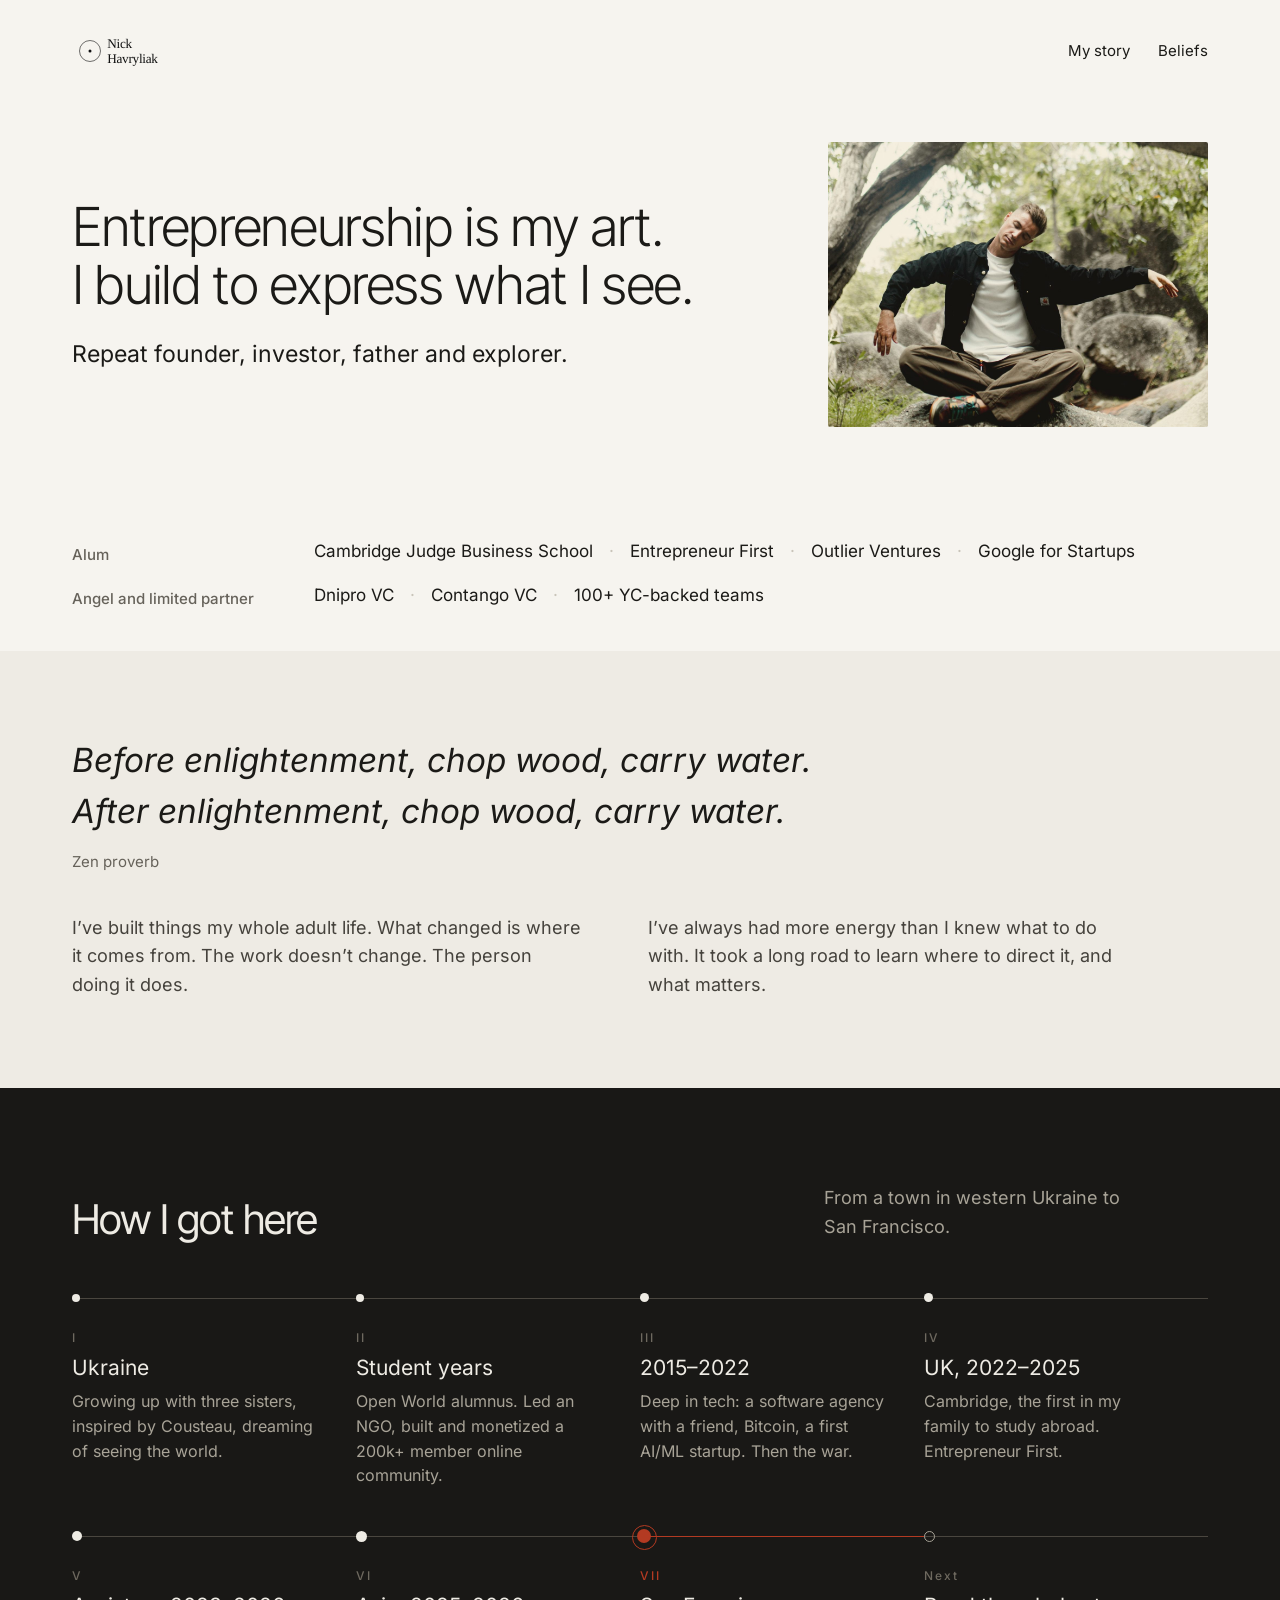
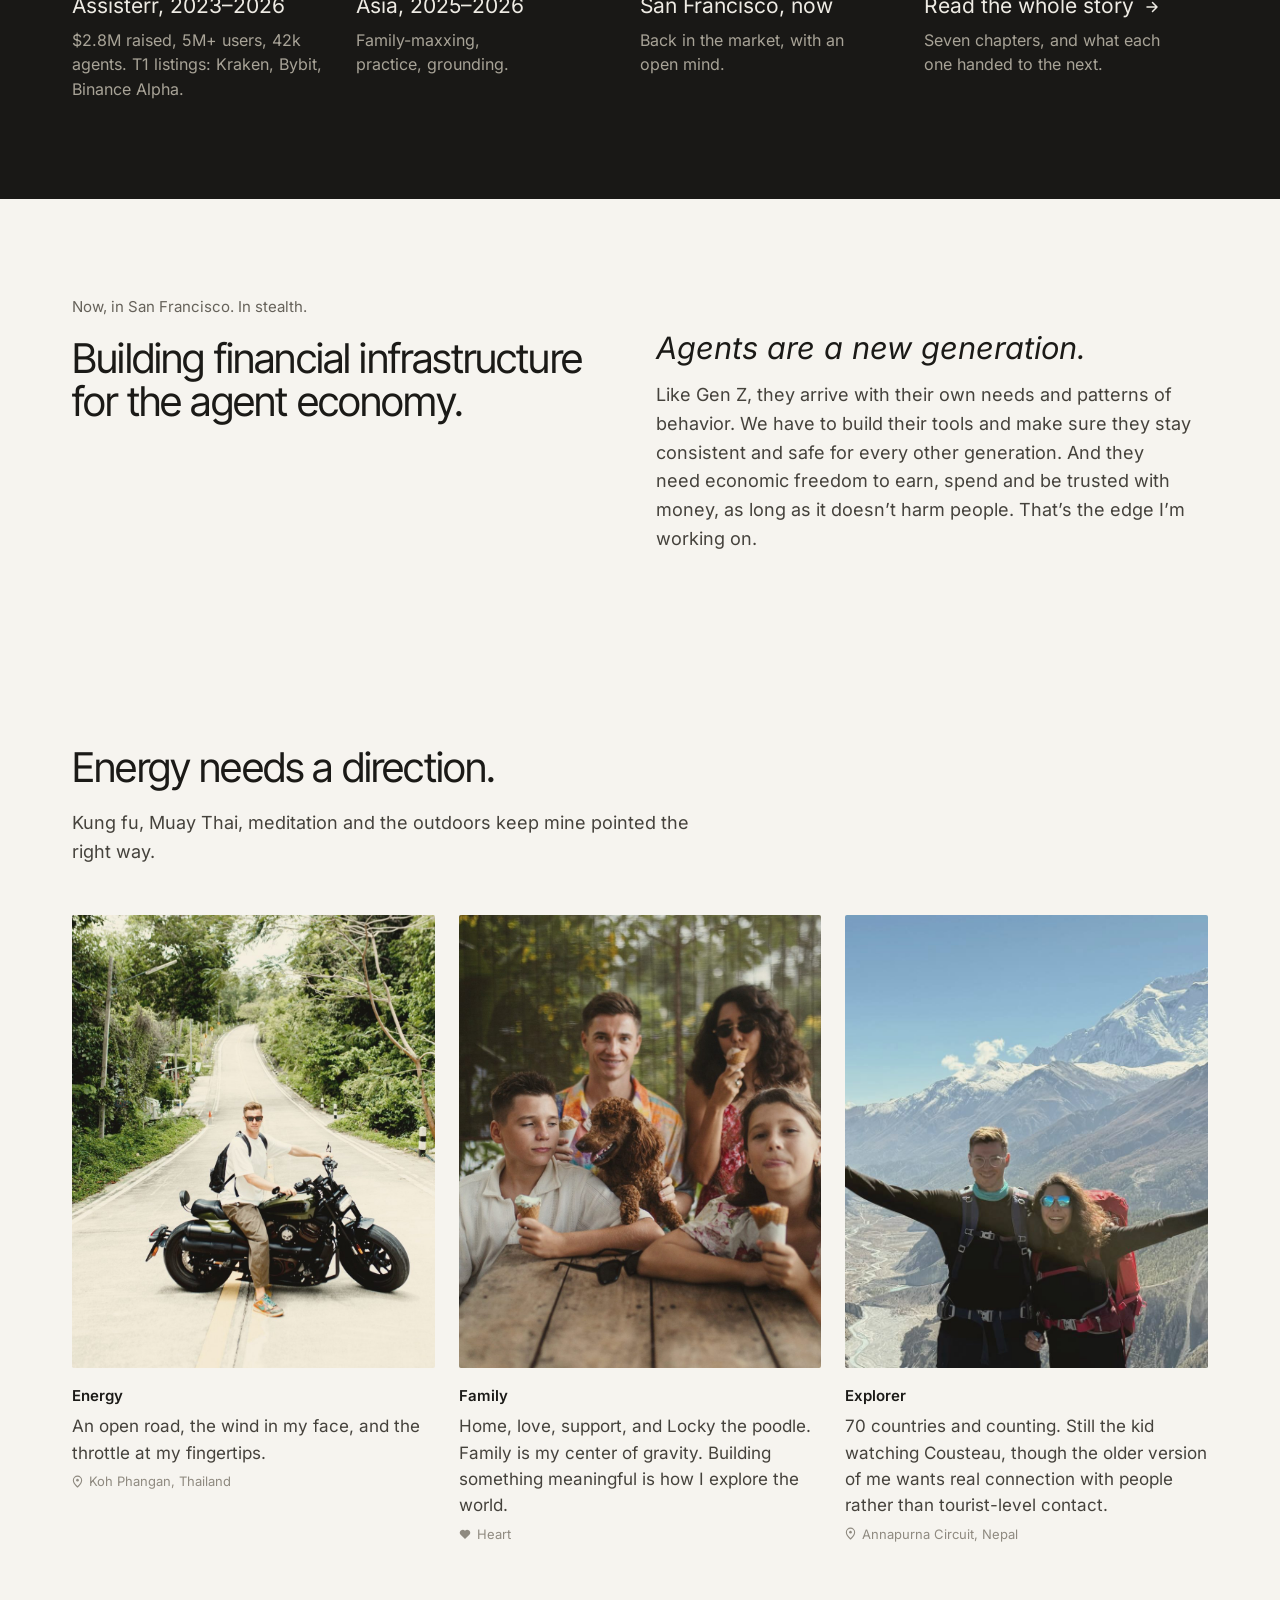
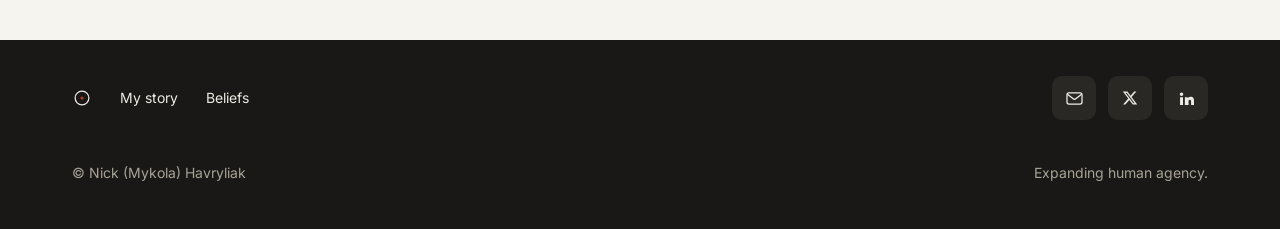
<file: index.html>
<!doctype html>
<html lang="en">
<head>
<meta charset="utf-8">
<meta name="viewport" content="width=device-width, initial-scale=1">
<title>Nick Havryliak — Founder, investor, explorer</title>
<meta name="description" content="Repeat founder, investor, father and explorer. Building financial infrastructure for the agent economy in San Francisco.">
<link rel="icon" href="favicon.svg" type="image/svg+xml">
<meta property="og:type" content="website">
<meta property="og:site_name" content="Nick Havryliak">
<meta property="og:title" content="Nick Havryliak — Founder, investor, explorer">
<meta property="og:description" content="Repeat founder, investor, father and explorer. Building financial infrastructure for the agent economy in San Francisco.">
<meta property="og:url" content="https://havryliak.com/">
<meta property="og:image" content="https://havryliak.com/assets/social-preview.jpg">
<meta property="og:image:width" content="1200">
<meta property="og:image:height" content="630">
<meta property="og:image:alt" content="Nick Havryliak — Entrepreneurship is my art. I build to express what I see.">
<meta name="twitter:card" content="summary_large_image">
<meta name="twitter:site" content="@nick_havryliak">
<meta name="twitter:creator" content="@nick_havryliak">
<link rel="canonical" href="https://havryliak.com/">
<link rel="stylesheet" href="assets/fonts/fonts.css">
<style>
@media (max-width: 600px){section[aria-label="Affiliations"] li[aria-hidden]{display:none}}
h1,h2,h3{font-family:var(--display);font-optical-sizing:auto}
body{margin:0;background:#F6F4EF}
a{color:#1B1A17;text-decoration-thickness:1px;text-underline-offset:0.2em}
a:hover{color:#9C3220}
a:focus-visible,button:focus-visible,textarea:focus-visible{outline:2px solid #D1502F;outline-offset:3px}
textarea::placeholder{color:#8F8A80}
::selection{background:#1B1A17;color:#F6F4EF}
@media (prefers-reduced-motion: no-preference){
  html{scroll-behavior:smooth}
  @keyframes dcRise{from{opacity:0;transform:translateY(14px)}to{opacity:1;transform:none}}
  @keyframes dcDraw{from{transform:scaleX(0)}to{transform:scaleX(1)}}
  @keyframes dcPop{from{opacity:0;transform:scale(.2)}to{opacity:1;transform:scale(1)}}
  .rise{animation:dcRise .8s cubic-bezier(.2,.7,.3,1) both}
  .draw{transform-origin:left center;animation:dcDraw 1s cubic-bezier(.2,.7,.3,1) both}
  .pop{animation:dcPop .5s cubic-bezier(.2,1.5,.4,1) both}
  .stop .dot{transition:transform .35s cubic-bezier(.2,.7,.3,1)}
  .stop:hover .dot{transform:scale(1.45)}
  .stop .stop-line{transition:background .35s ease}
  .stop:hover .stop-line{background:#1B1A17}
  .next .arrow{transition:transform .3s cubic-bezier(.2,.7,.3,1)}
  .next:hover .arrow{transform:translateX(4px)}
}
.skip{position:absolute;left:-9999px;top:16px}
.skip:focus{left:16px;z-index:10;background:#1B1A17;color:#F6F4EF;padding:12px 18px;min-height:44px;box-sizing:border-box;display:flex;align-items:center;border-radius:10px}
</style>
<script type="application/ld+json">
{
 "@context": "https://schema.org",
 "@type": "Person",
 "name": "Nick Havryliak",
 "alternateName": "Mykola Havryliak",
 "url": "https://havryliak.com",
 "image": "https://havryliak.com/assets/social-preview.jpg",
 "jobTitle": "Founder",
 "description": "Repeat founder, investor, father and explorer. Building financial infrastructure for the agent economy in San Francisco. Previously founded Assisterr.",
 "homeLocation": {
  "@type": "Place",
  "name": "San Francisco, California, United States"
 },
 "nationality": {
  "@type": "Country",
  "name": "Ukraine"
 },
 "alumniOf": [
  {
   "@type": "EducationalOrganization",
   "name": "Cambridge Judge Business School"
  },
  {
   "@type": "Organization",
   "name": "Entrepreneur First"
  },
  {
   "@type": "Organization",
   "name": "Outlier Ventures"
  },
  {
   "@type": "Organization",
   "name": "Google for Startups"
  }
 ],
 "knowsAbout": [
  "AI agents",
  "Agent economy",
  "Financial infrastructure",
  "Asset tokenization",
  "Specialized language models",
  "Venture capital",
  "Product and growth",
  "Web3"
 ],
 "knowsLanguage": [
  "English",
  "Ukrainian"
 ],
 "email": "mailto:nick.havryliak@gmail.com",
 "sameAs": [
  "https://x.com/nick_havryliak",
  "https://www.linkedin.com/in/havryliak/"
 ]
}
</script>
<script type="application/ld+json">
{
 "@context": "https://schema.org",
 "@type": "WebSite",
 "name": "Nick Havryliak",
 "url": "https://havryliak.com",
 "inLanguage": "en",
 "author": {
  "@type": "Person",
  "name": "Nick Havryliak",
  "url": "https://havryliak.com"
 }
}
</script>
<!-- PostHog: visits, sources, country and city, clicks. Memory-only persistence: no cookies or storage, so no consent banner; returning visitors are not recognised. -->
<script>
!function(t,e){var o,n,p,r;e.__SV||(window.posthog && window.posthog.__loaded)||(window.posthog=e,e._i=[],e.init=function(i,s,a){function g(t,e){var o=e.split(".");2==o.length&&(t=t[o[0]],e=o[1]),t[e]=function(){t.push([e].concat(Array.prototype.slice.call(arguments,0)))}}p||((p=t.createElement("script")).type="text/javascript",p.crossOrigin="anonymous",p.async=!0,p.src=s.api_host.replace(".i.posthog.com","-assets.i.posthog.com")+"/static/array.js",p.onerror=function(){p=null},(r=t.getElementsByTagName("script")[0]).parentNode.insertBefore(p,r));var u=e;for(void 0!==a?u=e[a]=[]:a="posthog",u.people=u.people||[],Object.defineProperty(u,"toString",{configurable:!0,enumerable:!0,writable:!0,value:function(t){var e="posthog";return"posthog"!==a&&(e+="."+a),t||(e+=" (stub)"),e}}),Object.defineProperty(u.people,"toString",{configurable:!0,enumerable:!0,writable:!0,value:function(){return u.toString(1)+".people (stub)"}}),o="Eh Rh Ph Oh Dh qh init yd bd dd fd Sd wc md xd ad Ed Ad Rd Pd Od Fd capture getExtension gr pd gd calculateEventProperties Dd register register_once register_for_session unregister unregister_for_session zd hd jd getFeatureFlag getFeatureFlagPayload getFeatureFlagResult getAllFeatureFlags isFeatureEnabled reloadFeatureFlags updateFlags updateEarlyAccessFeatureEnrollment getEarlyAccessFeatures on onFeatureFlags onSurveysLoaded onSessionId getSurveys getActiveMatchingSurveys onActiveMatchingSurveysChanged renderSurvey displaySurvey cancelPendingSurvey canRenderSurvey canRenderSurveyAsync Hd identify setPersonProperties unsetPersonProperties group resetGroups setPersonPropertiesForFlags resetPersonPropertiesForFlags setGroupPropertiesForFlags resetGroupPropertiesForFlags reset Ud shutdown setIdentity clearIdentity get_distinct_id getGroups get_session_id get_session_replay_url alias set_config startSessionRecording stopSessionRecording sessionRecordingStarted captureException addExceptionStep captureLog startExceptionAutocapture stopExceptionAutocapture loadToolbar get_property getSessionProperty qd Td createPersonProfile setInternalOrTestUser Bd Uh zh opt_in_capturing opt_out_capturing Hh has_opted_in_capturing has_opted_out_capturing get_explicit_consent_status is_capturing clear_opt_in_out_capturing $d debug kc Ds getPageViewId captureTraceFeedback captureTraceMetric rd".split(" "),n=0;n<o.length;n++)g(u,o[n]);e._i.push([i,s,a])},e.__SV=1)}(document,window.posthog||[]);
/* own visits: open havryliak.com/?notrack=1 once per browser to stop counting it, ?notrack=0 to count it again */
var hvTrack = (function () { try { var q = new URLSearchParams(location.search).get('notrack'); if (q === '1') localStorage.setItem('hv_notrack', '1'); if (q === '0') localStorage.removeItem('hv_notrack'); return !localStorage.getItem('hv_notrack'); } catch (e) { return true; } })();
if (hvTrack && /(^|\.)havryliak\.com$/.test(location.hostname)) posthog.init('phc_te9EsQKtz43SREwrRaEGBYHnop6iab5V8585Zme5MiqG', {
  api_host: 'https://us.i.posthog.com',
  defaults: '2026-05-30',
  person_profiles: 'identified_only',
  persistence: 'memory',
  disable_session_recording: true
})
</script>
</head>
<body>
<div style="background: #F6F4EF; color: #1B1A17; font-family: var(--text); font-size: 18px; line-height: 1.6; container-type: inline-size; position: relative">

  <a href="#main" class="skip" style="font-family: var(--ui); font-size: 15px">Skip to content</a>

  <header style="max-width: 1200px; margin: 0 auto; padding: 24px 32px; box-sizing: border-box; display: flex; flex-wrap: wrap; align-items: center; justify-content: space-between; gap: 8px 32px">
    <a href="#top" style="display: flex; align-items: center; min-height: 48px">
      <img width="980" height="360" decoding="async" src="assets/logo-nick-havryliak.svg" alt="Nick Havryliak" style="height: 54px; width: auto; display: block">
    </a>
    <nav aria-label="Main" style="display: flex; flex-wrap: wrap; align-items: center; gap: 4px 28px; font-family: var(--ui); font-size: 15px">
      <a href="story.html" style="display: flex; align-items: center; min-height: 44px; text-decoration: none">My story</a>
      <a href="beliefs.html" style="display: flex; align-items: center; min-height: 44px; text-decoration: none">Beliefs</a>
    </nav>
  </header>

  <main id="main">

    <!-- 1. HERO -->
    <section id="top" style="max-width: 1200px; margin: 0 auto; padding: 40px 32px 72px; box-sizing: border-box; display: flex; flex-wrap: wrap; align-items: center; gap: 48px 64px">
      <div class="rise" style="flex: 999 1 560px; min-width: 0; display: flex; flex-direction: column; gap: 24px">
        <h1 style="margin: 0; max-width: 26ch; font-weight: 300; font-size: clamp(2.25rem, 4.2cqi, 3.5rem); line-height: 1.08; letter-spacing: -0.025em; text-wrap: balance">Entrepreneurship is my art.<br> I&nbsp;build to express what&nbsp;I&nbsp;see.</h1>
        <p style="margin: 0; max-width: 34rem; font-size: clamp(1.25rem, 1.8cqi, 1.5rem); line-height: 1.45; text-wrap: pretty">Repeat founder, investor, father and explorer.</p>
      </div>
      <div class="rise" style="flex: 1 1 380px; min-width: 0; animation-delay: .12s">
        <img loading="eager" fetchpriority="high" width="1400" height="1050" decoding="async" src="assets/hero.jpg" alt="Nick sitting cross-legged on a boulder under an arching tree, arms open, eyes closed" style="width: 100%; height: auto; aspect-ratio: 4 / 3; object-fit: cover; display: block; border-radius: 2px">
      </div>
    </section>

    <!-- 2. AFFILIATIONS -->
    <section aria-label="Affiliations">
      <div style="max-width: 1200px; margin: 0 auto; padding: 0 32px; box-sizing: border-box; display: flex; flex-direction: column">
        <div style="display: flex; flex-wrap: wrap; gap: 6px 32px; padding: 40px 0 16px">
          <p style="flex: 0 0 210px; margin: 0; padding-top: 4px; font-family: var(--ui); font-size: 15px; font-weight: 500; color: #66625A">Alum</p>
          <ul style="flex: 1 1 320px; min-width: 0; margin: 0; padding: 0; list-style: none; display: flex; flex-wrap: wrap; align-items: baseline; gap: 2px 16px; font-size: 17px; line-height: 1.5">
            <li>Cambridge Judge Business School</li>
            <li aria-hidden="true" style="color: #C9C4B9">·</li>
            <li>Entrepreneur First</li>
            <li aria-hidden="true" style="color: #C9C4B9">·</li>
            <li>Outlier Ventures</li>
            <li aria-hidden="true" style="color: #C9C4B9">·</li>
            <li>Google for Startups</li>
          </ul>
        </div>
        <div style="display: flex; flex-wrap: wrap; gap: 6px 32px; padding: 0 0 40px">
          <p style="flex: 0 0 210px; margin: 0; padding-top: 4px; font-family: var(--ui); font-size: 15px; font-weight: 500; color: #66625A">Angel and limited partner</p>
          <ul style="flex: 1 1 320px; min-width: 0; margin: 0; padding: 0; list-style: none; display: flex; flex-wrap: wrap; align-items: baseline; gap: 2px 16px; font-size: 17px; line-height: 1.5">
            <li>Dnipro VC</li>
            <li aria-hidden="true" style="color: #C9C4B9">·</li>
            <li>Contango VC</li>
            <li aria-hidden="true" style="color: #C9C4B9">·</li>
            <li>100+ YC-backed teams</li>
          </ul>
        </div>
      </div>
    </section>

    <!-- 3. THE IDEA -->
    <section id="idea" style="background: #EEEBE4">
      <div style="max-width: 1200px; margin: 0 auto; padding: 88px 32px; box-sizing: border-box; display: flex; flex-direction: column; gap: 40px">
        <div style="display: flex; flex-direction: column; gap: 18px; max-width: 56rem">
          <h2 style="position: absolute; width: 1px; height: 1px; overflow: hidden; clip-path: inset(50%)">Why I build</h2>
          <blockquote style="margin: 0; display: flex; flex-direction: column; gap: 8px">
            <p style="margin: 0; font-style: italic; font-size: clamp(1.5rem, 2.6cqi, 2.125rem); line-height: 1.3">Before enlightenment, chop wood, carry water.</p>
            <p style="margin: 0; font-style: italic; font-size: clamp(1.5rem, 2.6cqi, 2.125rem); line-height: 1.3">After enlightenment, chop wood, carry water.</p>
            <footer style="margin-top: 8px; font-family: var(--ui); font-size: 15px; color: #66625A">Zen proverb</footer>
          </blockquote>
        </div>
        <div style="display: flex; flex-wrap: wrap; gap: 24px 64px">
          <p style="flex: 1 1 320px; min-width: 0; max-width: 32rem; margin: 0; color: #45423C; text-wrap: pretty">I’ve built things my whole adult life. What changed is where it comes from. The work doesn’t change. The person doing it does.</p>
          <p style="flex: 1 1 320px; min-width: 0; max-width: 32rem; margin: 0; color: #45423C; text-wrap: pretty">I’ve always had more energy than I knew what to do with. It took a long road to learn where to direct it, and what matters.</p>
        </div>
      </div>
    </section>

    <!-- 4. JOURNEY -->
    <section id="journey" style="background: #191816; color: #EEEBE4">
      <div style="max-width: 1200px; margin: 0 auto; padding: 96px 32px; box-sizing: border-box; display: flex; flex-direction: column; gap: 56px">
        <div style="display: flex; flex-wrap: wrap; align-items: flex-end; justify-content: space-between; gap: 16px 48px">
          <div style="display: flex; flex-direction: column; gap: 14px">
            <h2 style="margin: 0; font-weight: 400; font-size: clamp(1.875rem, 3.2cqi, 2.75rem); line-height: 1.06; letter-spacing: -0.02em; color: #EEEBE4">How I got here</h2>
          </div>
          <p style="max-width: 24rem; margin: 0; color: #A8A397; text-wrap: pretty">From a town in western Ukraine to San Francisco.</p>
        </div>

        <ol style="margin: 0; padding: 0; list-style: none; display: grid; grid-template-columns: repeat(auto-fit, minmax(min(250px, 100%), 1fr)); column-gap: 0; row-gap: 48px">
          <li class="stop" style="position: relative; padding: 30px 32px 0 0; display: flex; flex-direction: column; gap: 8px">
            <span class="stop-line draw" aria-hidden="true" style="position: absolute; top: 0; left: 0; right: 0; height: 1px; background: #4A463F; animation-delay: 0s"></span>
            <span class="dot pop" aria-hidden="true" style="position: absolute; top: -4.0px; left: 0; display: block; width: 8px; height: 8px; border-radius: 50%; background: #EEEBE4; animation-delay: 0.15s"></span>
            <p style="margin: 0; font-family: var(--ui); font-size: 12px; font-weight: 500; letter-spacing: 0.18em; color: #6E695F">I</p>
            <p style="margin: 0; font-size: 21px; line-height: 1.25">Ukraine</p>
            <p style="margin: 0; font-size: 16px; line-height: 1.55; color: #A8A397; text-wrap: pretty; min-height: 75px">Growing up with three sisters, inspired by Cousteau, dreaming of seeing the world.</p>
          </li>
          <li class="stop" style="position: relative; padding: 30px 32px 0 0; display: flex; flex-direction: column; gap: 8px">
            <span class="stop-line draw" aria-hidden="true" style="position: absolute; top: 0; left: 0; right: 0; height: 1px; background: #4A463F; animation-delay: 0.08s"></span>
            <span class="dot pop" aria-hidden="true" style="position: absolute; top: -4.0px; left: 0; display: block; width: 8px; height: 8px; border-radius: 50%; background: #EEEBE4; animation-delay: 0.25s"></span>
            <p style="margin: 0; font-family: var(--ui); font-size: 12px; font-weight: 500; letter-spacing: 0.18em; color: #6E695F">II</p>
            <p style="margin: 0; font-size: 21px; line-height: 1.25">Student years</p>
            <p style="margin: 0; font-size: 16px; line-height: 1.55; color: #A8A397; text-wrap: pretty; min-height: 75px">Open World alumnus. Led an NGO, built and monetized a 200k+ member online community.</p>
          </li>
          <li class="stop" style="position: relative; padding: 30px 32px 0 0; display: flex; flex-direction: column; gap: 8px">
            <span class="stop-line draw" aria-hidden="true" style="position: absolute; top: 0; left: 0; right: 0; height: 1px; background: #4A463F; animation-delay: 0.16s"></span>
            <span class="dot pop" aria-hidden="true" style="position: absolute; top: -4.5px; left: 0; display: block; width: 9px; height: 9px; border-radius: 50%; background: #EEEBE4; animation-delay: 0.35s"></span>
            <p style="margin: 0; font-family: var(--ui); font-size: 12px; font-weight: 500; letter-spacing: 0.18em; color: #6E695F">III</p>
            <p style="margin: 0; font-size: 21px; line-height: 1.25">2015–2022</p>
            <p style="margin: 0; font-size: 16px; line-height: 1.55; color: #A8A397; text-wrap: pretty; min-height: 75px">Deep in tech: a software agency with a friend, Bitcoin, a first AI/ML startup. Then the war.</p>
          </li>
          <li class="stop" style="position: relative; padding: 30px 32px 0 0; display: flex; flex-direction: column; gap: 8px">
            <span class="stop-line draw" aria-hidden="true" style="position: absolute; top: 0; left: 0; right: 0; height: 1px; background: #4A463F; animation-delay: 0.24s"></span>
            <span class="dot pop" aria-hidden="true" style="position: absolute; top: -4.5px; left: 0; display: block; width: 9px; height: 9px; border-radius: 50%; background: #EEEBE4; animation-delay: 0.45s"></span>
            <p style="margin: 0; font-family: var(--ui); font-size: 12px; font-weight: 500; letter-spacing: 0.18em; color: #6E695F">IV</p>
            <p style="margin: 0; font-size: 21px; line-height: 1.25">UK, 2022–2025</p>
            <p style="margin: 0; font-size: 16px; line-height: 1.55; color: #A8A397; text-wrap: pretty; min-height: 75px">Cambridge, the first in my family to study abroad. Entrepreneur First.</p>
          </li>
          <li class="stop" style="position: relative; padding: 30px 32px 0 0; display: flex; flex-direction: column; gap: 8px">
            <span class="stop-line draw" aria-hidden="true" style="position: absolute; top: 0; left: 0; right: 0; height: 1px; background: #4A463F; animation-delay: 0.32s"></span>
            <span class="dot pop" aria-hidden="true" style="position: absolute; top: -5.0px; left: 0; display: block; width: 10px; height: 10px; border-radius: 50%; background: #EEEBE4; animation-delay: 0.55s"></span>
            <p style="margin: 0; font-family: var(--ui); font-size: 12px; font-weight: 500; letter-spacing: 0.18em; color: #6E695F">V</p>
            <p style="margin: 0; font-size: 21px; line-height: 1.25">Assisterr, 2023–2026</p>
            <p style="margin: 0; font-size: 16px; line-height: 1.55; color: #A8A397; text-wrap: pretty; min-height: 75px">$2.8M raised, 5M+ users, 42k agents. T1 listings: Kraken, Bybit, Binance Alpha.</p>
          </li>
          <li class="stop" style="position: relative; padding: 30px 32px 0 0; display: flex; flex-direction: column; gap: 8px">
            <span class="stop-line draw" aria-hidden="true" style="position: absolute; top: 0; left: 0; right: 0; height: 1px; background: #4A463F; animation-delay: 0.4s"></span>
            <span class="dot pop" aria-hidden="true" style="position: absolute; top: -5.5px; left: 0; display: block; width: 11px; height: 11px; border-radius: 50%; background: #EEEBE4; animation-delay: 0.65s"></span>
            <p style="margin: 0; font-family: var(--ui); font-size: 12px; font-weight: 500; letter-spacing: 0.18em; color: #6E695F">VI</p>
            <p style="margin: 0; font-size: 21px; line-height: 1.25">Asia, 2025–2026</p>
            <p style="margin: 0; font-size: 16px; line-height: 1.55; color: #A8A397; text-wrap: pretty; min-height: 75px">Family-maxxing, practice, grounding.</p>
          </li>
          <li class="stop" style="position: relative; padding: 30px 32px 0 0; display: flex; flex-direction: column; gap: 8px">
            <span class="stop-line draw" aria-hidden="true" style="position: absolute; top: 0; left: 0; right: 0; height: 1px; background: #B33A22; animation-delay: .48s"></span>
            <span class="pop" aria-hidden="true" style="position: absolute; top: -11px; left: -8px; display: block; width: 23px; height: 23px; border-radius: 50%; border: 1px solid #B33A22; opacity: 0.45; animation-delay: .8s"></span>
            <span class="dot pop" aria-hidden="true" style="position: absolute; top: -7px; left: -3px; display: block; width: 14px; height: 14px; border-radius: 50%; background: #B33A22; animation-delay: .75s"></span>
            <p style="margin: 0; font-family: var(--ui); font-size: 12px; font-weight: 500; letter-spacing: 0.18em; color: #B33A22">VII</p>
            <p style="margin: 0; font-size: 21px; line-height: 1.25">San Francisco, now</p>
            <p style="margin: 0; font-size: 16px; line-height: 1.55; color: #A8A397; text-wrap: pretty; min-height: 75px">Back in the market, with an open mind.</p>
          </li>
          <li class="stop next" style="position: relative; padding: 30px 32px 0 0">
            <span class="stop-line draw" aria-hidden="true" style="position: absolute; top: 0; left: 0; right: 0; height: 1px; background: #4A463F; animation-delay: .56s"></span>
            <span class="dot pop" aria-hidden="true" style="position: absolute; top: -5.5px; left: 0; display: block; width: 11px; height: 11px; border-radius: 50%; border: 1.5px solid #A8A397; box-sizing: border-box; animation-delay: .9s"></span>
            <a href="story.html" style="display: flex; flex-direction: column; gap: 8px; color: #EEEBE4; text-decoration: none">
              <span style="margin: 0; font-family: var(--ui); font-size: 12px; font-weight: 500; letter-spacing: 0.18em; color: #6E695F">Next</span>
              <span style="margin: 0; font-size: 21px; line-height: 1.25; display: inline-flex; align-items: center; gap: 10px">Read the whole story<svg class="arrow" width="16" height="16" viewBox="0 0 16 16" fill="none" aria-hidden="true" style="flex: none"><path d="M3 8h10M8.5 3.5 13 8l-4.5 4.5" stroke="currentColor" stroke-width="1.5" stroke-linecap="round" stroke-linejoin="round"></path></svg></span>
              <span style="margin: 0; font-size: 16px; line-height: 1.55; color: #A8A397; text-wrap: pretty; min-height: 75px; display: block">Seven chapters, and what each one handed to the next.</span>
            </a>
          </li>
        </ol>
      </div>
    </section>

    <!-- 5. NOW -->
    <section id="now">
      <div style="max-width: 1200px; margin: 0 auto; padding: 96px 32px; box-sizing: border-box; display: flex; flex-wrap: wrap; gap: 32px 72px">
        <div style="flex: 1 1 380px; min-width: 0; display: flex; flex-direction: column; gap: 18px">
          <p style="margin: 0; font-family: var(--ui); font-size: 15px; color: #66625A">Now, in San Francisco. In stealth.</p>
          <h2 style="margin: 0; font-weight: 400; font-size: clamp(1.875rem, 3.2cqi, 2.75rem); line-height: 1.06; letter-spacing: -0.02em; text-wrap: balance">Building financial infrastructure for the agent economy.</h2>
        </div>
        <div style="flex: 1 1 420px; min-width: 0; display: flex; flex-direction: column; gap: 14px; padding-top: 34px">
          <p style="margin: 0; font-style: italic; font-size: clamp(1.5rem, 2.4cqi, 2rem); line-height: 1.25">Agents are a new generation.</p>
          <p style="margin: 0; color: #45423C; text-wrap: pretty">Like Gen Z, they arrive with their own needs and patterns of behavior. We have to build their tools and make sure they stay consistent and safe for every other generation. And they need economic freedom to earn, spend and be trusted with money, as long as it doesn’t harm people. That’s the edge I’m working on.</p>
        </div>
      </div>
    </section>

    <!-- 6. CARRY WATER -->
    <section id="life">
      <div style="max-width: 1200px; margin: 0 auto; padding: 96px 32px; box-sizing: border-box; display: flex; flex-direction: column; gap: 48px">
        <div style="display: flex; flex-direction: column; gap: 14px; max-width: 40rem">
          <h2 style="margin: 0; font-weight: 400; font-size: clamp(1.875rem, 3.2cqi, 2.75rem); line-height: 1.06; letter-spacing: -0.02em">Energy needs a direction.</h2>
          <p style="margin: 6px 0 0; color: #45423C; text-wrap: pretty">Kung fu, Muay Thai, meditation and the outdoors keep mine pointed the right way.</p>
        </div>
        <div style="display: grid; grid-template-columns: repeat(auto-fit, minmax(min(280px, 100%), 1fr)); gap: 40px 24px">
          <figure style="margin: 0; display: flex; flex-direction: column; gap: 16px">
            <img loading="lazy" width="1000" height="1250" decoding="async" src="assets/bike.jpg" alt="Nick on a motorcycle on an empty road through the jungle" style="width: 100%; height: auto; aspect-ratio: 4 / 5; object-fit: cover; display: block; border-radius: 2px">
            <figcaption style="display: flex; flex-direction: column; gap: 5px">
              <span style="font-family: var(--ui); font-size: 15px; font-weight: 600; color: #1B1A17">Energy</span>
              <span style="font-size: 17px; line-height: 1.55; color: #45423C">An open road, the wind in my face, and the throttle at my fingertips.</span>
              <span style="display: inline-flex; align-items: center; gap: 6px; font-family: var(--ui); font-size: 13px; color: #8F8A80"><svg width="11" height="13" viewBox="0 0 12 14" fill="none" aria-hidden="true" style="flex: none"><path d="M6 13s4.5-4.2 4.5-7.4A4.5 4.5 0 0 0 1.5 5.6C1.5 8.8 6 13 6 13Z" stroke="currentColor" stroke-width="1.2" stroke-linejoin="round"></path><circle cx="6" cy="5.5" r="1.4" fill="currentColor"></circle></svg>Koh Phangan, Thailand</span>
            </figcaption>
          </figure>
          <figure style="margin: 0; display: flex; flex-direction: column; gap: 16px">
            <img loading="lazy" width="1000" height="1250" decoding="async" src="assets/family.jpg" alt="Nick with his family and their poodle at a wooden table, eating ice cream" style="width: 100%; height: auto; aspect-ratio: 4 / 5; object-fit: cover; display: block; border-radius: 2px">
            <figcaption style="display: flex; flex-direction: column; gap: 5px">
              <span style="font-family: var(--ui); font-size: 15px; font-weight: 600; color: #1B1A17">Family</span>
              <span style="font-size: 17px; line-height: 1.55; color: #45423C">Home, love, support, and Locky the poodle. Family is my center of gravity. Building something meaningful is how I explore the world.</span>
              <span style="display: inline-flex; align-items: center; gap: 6px; font-family: var(--ui); font-size: 13px; color: #8F8A80"><svg width="12" height="12" viewBox="0 0 14 13" fill="currentColor" aria-hidden="true" style="flex: none"><path d="M7 12.2 1.9 7.3A3.4 3.4 0 0 1 7 2.8a3.4 3.4 0 0 1 5.1 4.5L7 12.2Z"></path></svg>Heart</span>
            </figcaption>
          </figure>
          <figure style="margin: 0; display: flex; flex-direction: column; gap: 16px">
            <img loading="lazy" width="768" height="960" decoding="async" src="assets/nepal.jpg" alt="Nick and a fellow hiker with their arms wide on a Himalayan trail in Nepal" style="width: 100%; height: auto; aspect-ratio: 4 / 5; object-fit: cover; display: block; border-radius: 2px">
            <figcaption style="display: flex; flex-direction: column; gap: 5px">
              <span style="font-family: var(--ui); font-size: 15px; font-weight: 600; color: #1B1A17">Explorer</span>
              <span style="font-size: 17px; line-height: 1.55; color: #45423C">70 countries and counting. Still the kid watching Cousteau, though the older version of me wants real connection with people rather than tourist-level contact.</span>
              <span style="display: inline-flex; align-items: center; gap: 6px; font-family: var(--ui); font-size: 13px; color: #8F8A80"><svg width="11" height="13" viewBox="0 0 12 14" fill="none" aria-hidden="true" style="flex: none"><path d="M6 13s4.5-4.2 4.5-7.4A4.5 4.5 0 0 0 1.5 5.6C1.5 8.8 6 13 6 13Z" stroke="currentColor" stroke-width="1.2" stroke-linejoin="round"></path><circle cx="6" cy="5.5" r="1.4" fill="currentColor"></circle></svg>Annapurna Circuit, Nepal</span>
            </figcaption>
          </figure>
        </div>
      </div>
    </section>

  </main>

  <footer style="background: #191816">
    <div style="max-width: 1200px; margin: 0 auto; padding: 36px 32px 44px; box-sizing: border-box; display: flex; flex-direction: column; gap: 22px; font-family: var(--ui); font-size: 14px; color: #A8A397">
      <div style="display: flex; flex-wrap: wrap; align-items: center; justify-content: space-between; gap: 16px 32px">
        <nav aria-label="Footer" style="display: flex; flex-wrap: wrap; align-items: center; gap: 0 28px">
          <span style="display: flex; align-items: center; min-height: 44px"><svg width="20" height="20" viewBox="0 0 32 32" aria-hidden="true"><circle cx="16" cy="16" r="11" fill="none" stroke="#EEEBE4" stroke-width="2"></circle><circle cx="16" cy="16" r="2.5" fill="#B33A22"></circle></svg></span>
          <a href="story.html" style="display: flex; align-items: center; min-height: 44px; color: #EEEBE4; text-decoration: none">My story</a>
          <a href="beliefs.html" style="display: flex; align-items: center; min-height: 44px; color: #EEEBE4; text-decoration: none">Beliefs</a>
        </nav>
        <ul style="margin: 0; padding: 0; list-style: none; display: flex; flex-wrap: wrap; gap: 12px">
          <li><a href="mailto:nick.havryliak@gmail.com" title="Email" style="display: inline-flex; align-items: center; justify-content: center; width: 44px; height: 44px; background: #2A2824; border-radius: 10px; color: #EEEBE4; position: relative"><span style="position: absolute; width: 1px; height: 1px; overflow: hidden; clip-path: inset(50%)">Email</span><svg width="19" height="19" viewBox="0 0 24 24" fill="none" aria-hidden="true"><rect x="2.5" y="5" width="19" height="14" rx="2.5" stroke="currentColor" stroke-width="1.6"></rect><path d="m3.5 7 7.3 5.5a2 2 0 0 0 2.4 0L20.5 7" stroke="currentColor" stroke-width="1.6" stroke-linecap="round"></path></svg></a></li>
          <li><a href="https://x.com/nick_havryliak" target="_blank" rel="noopener noreferrer" title="X" style="display: inline-flex; align-items: center; justify-content: center; width: 44px; height: 44px; background: #2A2824; border-radius: 10px; color: #EEEBE4; position: relative"><span style="position: absolute; width: 1px; height: 1px; overflow: hidden; clip-path: inset(50%)">X</span><svg width="16" height="16" viewBox="0 0 24 24" fill="currentColor" aria-hidden="true"><path d="M18.244 2.25h3.308l-7.227 8.26 8.502 11.24H16.17l-5.214-6.817L4.99 21.75H1.68l7.73-8.835L1.254 2.25H8.08l4.713 6.231 5.45-6.231Zm-1.161 17.52h1.833L7.084 4.126H5.117L17.083 19.77Z"></path></svg></a></li>
          <li><a href="https://www.linkedin.com/in/havryliak/" target="_blank" rel="noopener noreferrer" title="LinkedIn" style="display: inline-flex; align-items: center; justify-content: center; width: 44px; height: 44px; background: #2A2824; border-radius: 10px; color: #EEEBE4; position: relative"><span style="position: absolute; width: 1px; height: 1px; overflow: hidden; clip-path: inset(50%)">LinkedIn</span><svg width="17" height="17" viewBox="0 0 24 24" fill="currentColor" aria-hidden="true"><path d="M4.98 3.5a2.5 2.5 0 1 1 0 5 2.5 2.5 0 0 1 0-5ZM2.9 10.2h4.16v10.9H2.9V10.2Zm6.77 0h3.99v1.49h.06c.56-1 1.9-2.06 3.92-2.06 4.19 0 4.96 2.63 4.96 6.05v5.42h-4.14v-4.8c0-1.15-.02-2.62-1.65-2.62-1.65 0-1.9 1.25-1.9 2.54v4.88H9.67V10.2Z"></path></svg></a></li>
        </ul>
      </div>
      <div style="display: flex; flex-wrap: wrap; align-items: baseline; justify-content: space-between; gap: 8px 32px; padding-top: 20px; border-top: 0">
        <span>© Nick (Mykola) Havryliak</span>
        <span>Expanding human agency.</span>
      </div>
    </div>
  </footer>

</div>
</body>
</html>
</file>
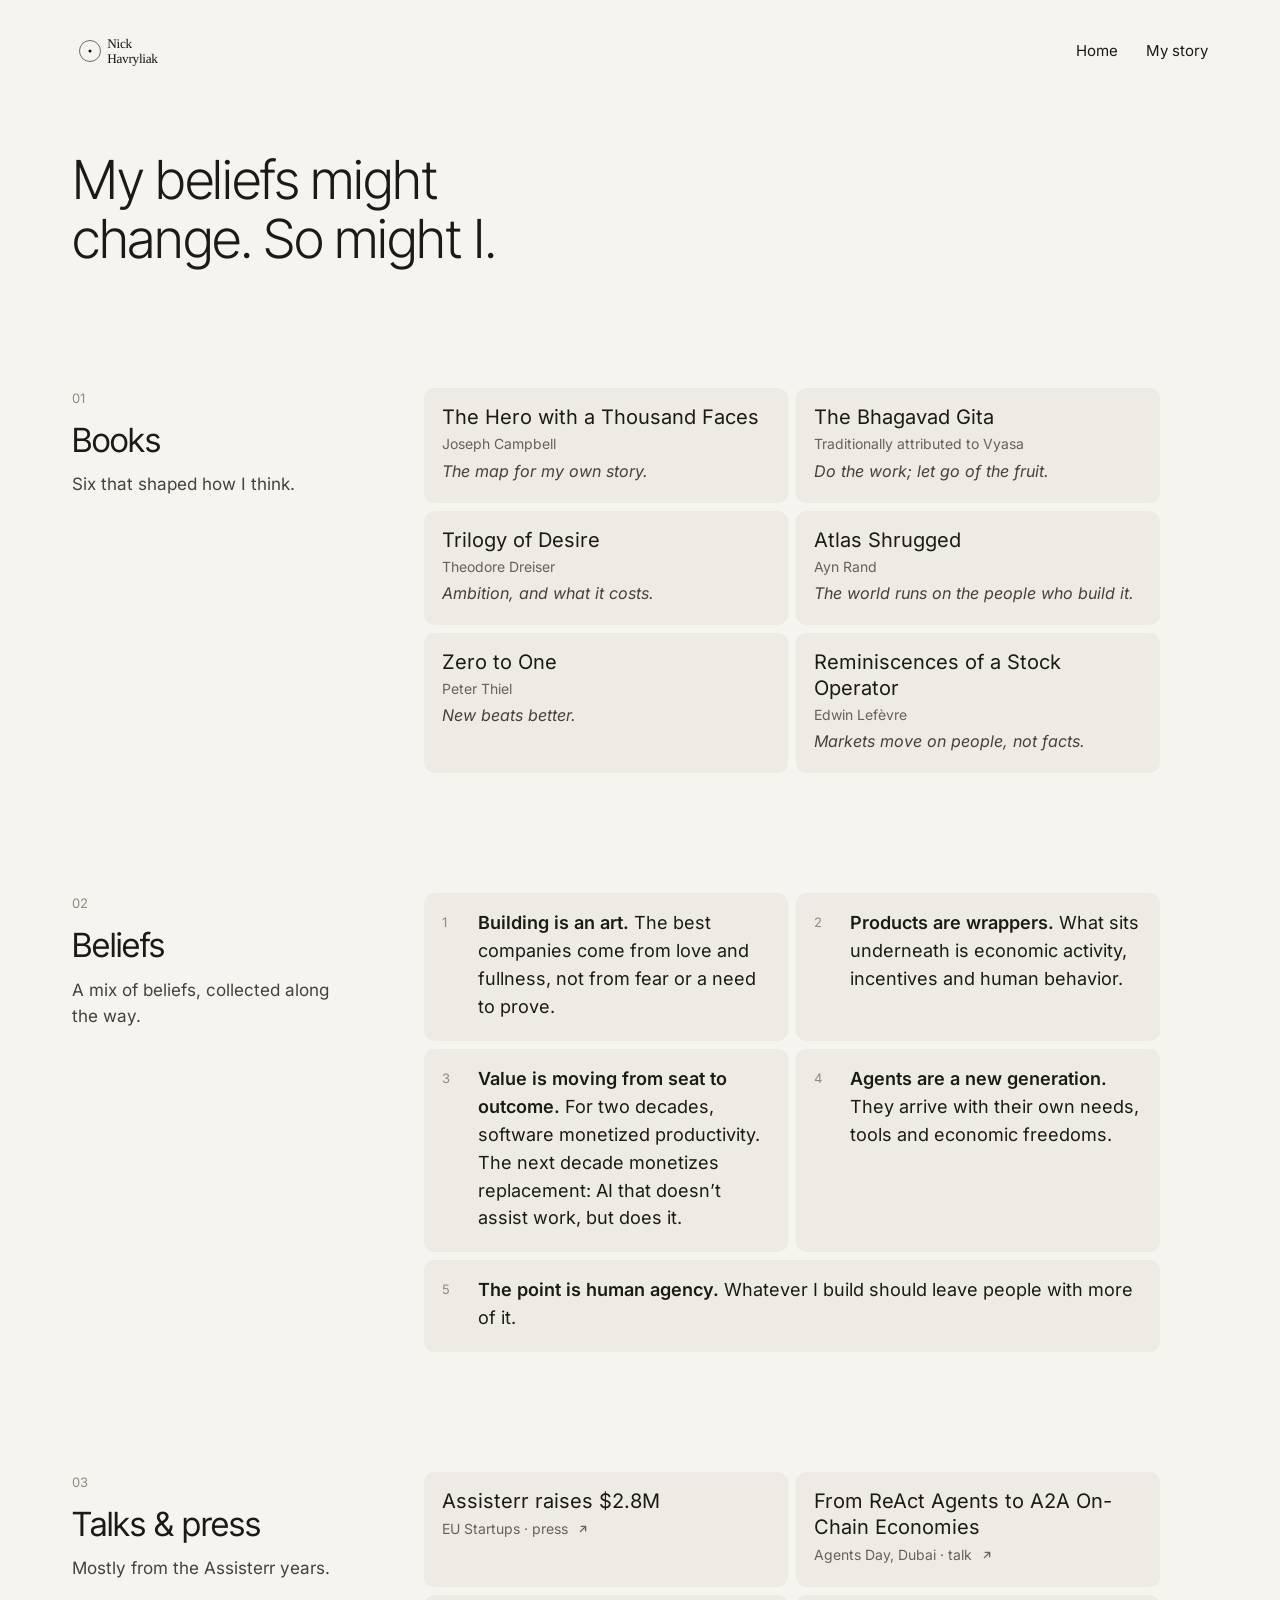
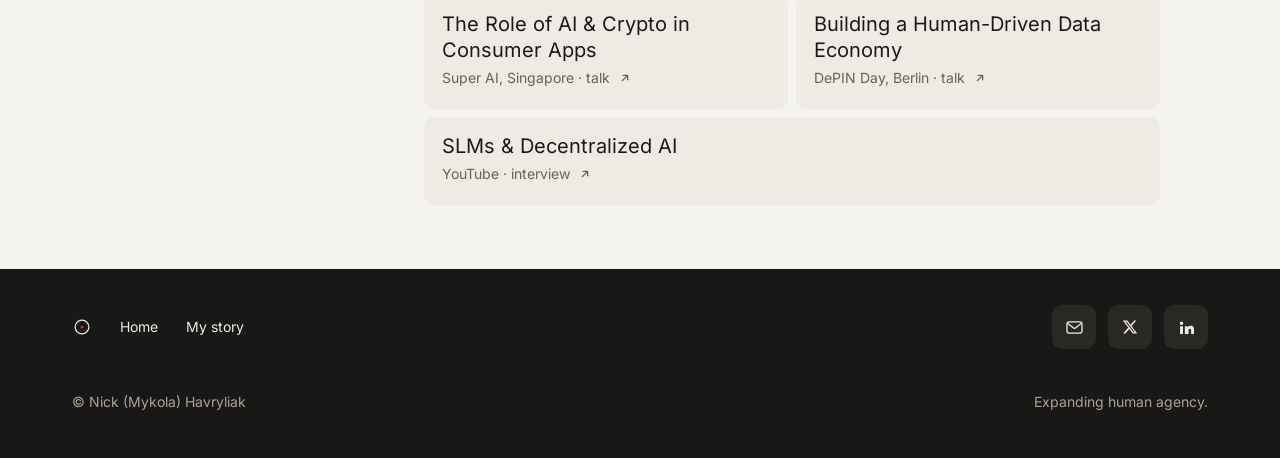
<file: beliefs.html>
<!doctype html>
<html lang="en">
<head>
<meta charset="utf-8">
<meta name="viewport" content="width=device-width, initial-scale=1">
<title>Beliefs — Nick Havryliak</title>
<meta name="description" content="Books that shaped how I think, beliefs I came back with, and talks from the Assisterr years.">
<link rel="icon" href="favicon.svg" type="image/svg+xml">
<meta property="og:type" content="website">
<meta property="og:site_name" content="Nick Havryliak">
<meta property="og:title" content="Beliefs — Nick Havryliak">
<meta property="og:description" content="Books that shaped how I think, beliefs I came back with, and talks from the Assisterr years.">
<meta property="og:url" content="https://havryliak.com/beliefs.html">
<meta property="og:image" content="https://havryliak.com/assets/social-preview.jpg">
<meta property="og:image:width" content="1200">
<meta property="og:image:height" content="630">
<meta property="og:image:alt" content="Nick Havryliak — Entrepreneurship is my art. I build to express what I see.">
<meta name="twitter:card" content="summary_large_image">
<meta name="twitter:site" content="@nick_havryliak">
<meta name="twitter:creator" content="@nick_havryliak">
<link rel="canonical" href="https://havryliak.com/beliefs.html">
<link rel="stylesheet" href="assets/fonts/fonts.css">
<style>
main li:last-child:nth-child(odd){grid-column:1/-1}
h1,h2,h3{font-family:var(--display);font-optical-sizing:auto}
body{margin:0;background:#F6F4EF}
a{color:#1B1A17;text-decoration-thickness:1px;text-underline-offset:0.2em}
a:hover{color:#9C3220}
a:focus-visible{outline:2px solid #D1502F;outline-offset:3px}
::selection{background:#1B1A17;color:#F6F4EF}
@media (prefers-reduced-motion: no-preference){
  .row .arrow,.book .arrow{transition:transform .3s cubic-bezier(.2,.7,.3,1)}
  .row:hover .arrow,.book:hover .arrow{transform:translate(3px,-3px)}
}
.skip{position:absolute;left:-9999px;top:16px}
.skip:focus{left:16px;z-index:10;background:#1B1A17;color:#F6F4EF;padding:12px 18px;min-height:44px;box-sizing:border-box;display:flex;align-items:center;border-radius:10px}
</style>
<script type="application/ld+json">
{
 "@context": "https://schema.org",
 "@type": "CollectionPage",
 "name": "Beliefs — Nick Havryliak",
 "url": "https://havryliak.com/beliefs.html",
 "inLanguage": "en",
 "about": {
  "@type": "Person",
  "name": "Nick Havryliak",
  "url": "https://havryliak.com"
 },
 "isPartOf": {
  "@type": "WebSite",
  "url": "https://havryliak.com"
 }
}
</script>
<!-- PostHog: visits, sources, country and city, clicks. Memory-only persistence: no cookies or storage, so no consent banner; returning visitors are not recognised. -->
<script>
!function(t,e){var o,n,p,r;e.__SV||(window.posthog && window.posthog.__loaded)||(window.posthog=e,e._i=[],e.init=function(i,s,a){function g(t,e){var o=e.split(".");2==o.length&&(t=t[o[0]],e=o[1]),t[e]=function(){t.push([e].concat(Array.prototype.slice.call(arguments,0)))}}p||((p=t.createElement("script")).type="text/javascript",p.crossOrigin="anonymous",p.async=!0,p.src=s.api_host.replace(".i.posthog.com","-assets.i.posthog.com")+"/static/array.js",p.onerror=function(){p=null},(r=t.getElementsByTagName("script")[0]).parentNode.insertBefore(p,r));var u=e;for(void 0!==a?u=e[a]=[]:a="posthog",u.people=u.people||[],Object.defineProperty(u,"toString",{configurable:!0,enumerable:!0,writable:!0,value:function(t){var e="posthog";return"posthog"!==a&&(e+="."+a),t||(e+=" (stub)"),e}}),Object.defineProperty(u.people,"toString",{configurable:!0,enumerable:!0,writable:!0,value:function(){return u.toString(1)+".people (stub)"}}),o="Eh Rh Ph Oh Dh qh init yd bd dd fd Sd wc md xd ad Ed Ad Rd Pd Od Fd capture getExtension gr pd gd calculateEventProperties Dd register register_once register_for_session unregister unregister_for_session zd hd jd getFeatureFlag getFeatureFlagPayload getFeatureFlagResult getAllFeatureFlags isFeatureEnabled reloadFeatureFlags updateFlags updateEarlyAccessFeatureEnrollment getEarlyAccessFeatures on onFeatureFlags onSurveysLoaded onSessionId getSurveys getActiveMatchingSurveys onActiveMatchingSurveysChanged renderSurvey displaySurvey cancelPendingSurvey canRenderSurvey canRenderSurveyAsync Hd identify setPersonProperties unsetPersonProperties group resetGroups setPersonPropertiesForFlags resetPersonPropertiesForFlags setGroupPropertiesForFlags resetGroupPropertiesForFlags reset Ud shutdown setIdentity clearIdentity get_distinct_id getGroups get_session_id get_session_replay_url alias set_config startSessionRecording stopSessionRecording sessionRecordingStarted captureException addExceptionStep captureLog startExceptionAutocapture stopExceptionAutocapture loadToolbar get_property getSessionProperty qd Td createPersonProfile setInternalOrTestUser Bd Uh zh opt_in_capturing opt_out_capturing Hh has_opted_in_capturing has_opted_out_capturing get_explicit_consent_status is_capturing clear_opt_in_out_capturing $d debug kc Ds getPageViewId captureTraceFeedback captureTraceMetric rd".split(" "),n=0;n<o.length;n++)g(u,o[n]);e._i.push([i,s,a])},e.__SV=1)}(document,window.posthog||[]);
/* own visits: open havryliak.com/?notrack=1 once per browser to stop counting it, ?notrack=0 to count it again */
var hvTrack = (function () { try { var q = new URLSearchParams(location.search).get('notrack'); if (q === '1') localStorage.setItem('hv_notrack', '1'); if (q === '0') localStorage.removeItem('hv_notrack'); return !localStorage.getItem('hv_notrack'); } catch (e) { return true; } })();
if (hvTrack && /(^|\.)havryliak\.com$/.test(location.hostname)) posthog.init('phc_te9EsQKtz43SREwrRaEGBYHnop6iab5V8585Zme5MiqG', {
  api_host: 'https://us.i.posthog.com',
  defaults: '2026-05-30',
  person_profiles: 'identified_only',
  persistence: 'memory',
  disable_session_recording: true
})
</script>
</head>
<body>
<div style="background: #F6F4EF; color: #1B1A17; font-family: var(--text); font-size: 18px; line-height: 1.6; container-type: inline-size">

  <a href="#main" class="skip" style="font-family: var(--ui); font-size: 15px">Skip to content</a>

  <header style="max-width: 1200px; margin: 0 auto; padding: 24px 32px; box-sizing: border-box; display: flex; flex-wrap: wrap; align-items: center; justify-content: space-between; gap: 8px 32px">
    <a href="index.html" style="display: flex; align-items: center; min-height: 48px">
      <img width="980" height="360" decoding="async" src="assets/logo-nick-havryliak.svg" alt="Nick Havryliak, home" style="height: 54px; width: auto; display: block">
    </a>
    <nav aria-label="Main" style="display: flex; flex-wrap: wrap; align-items: center; gap: 4px 28px; font-family: var(--ui); font-size: 15px">
      <a href="index.html" style="display: flex; align-items: center; min-height: 44px; text-decoration: none">Home</a>
      <a href="story.html" style="display: flex; align-items: center; min-height: 44px; text-decoration: none">My story</a>
    </nav>
  </header>

  <main id="main">

    <!-- OPENER -->
    <section>
      <div style="max-width: 1200px; margin: 0 auto; padding: 48px 32px 64px; box-sizing: border-box; display: flex; flex-direction: column; gap: 18px">
        <div style="display: flex; flex-direction: column; gap: 18px">
          <h1 style="margin: 0; max-width: 20ch; font-weight: 300; font-size: clamp(2.25rem, 4.2cqi, 3.5rem); line-height: 1.1; letter-spacing: -0.025em; text-wrap: balance">My beliefs might change. So might I.</h1>
        </div>
      </div>
    </section>

    <!-- 01 BOOKS -->
    <section>
      <div style="max-width: 1200px; margin: 0 auto; padding: 56px 32px 64px; box-sizing: border-box; display: flex; flex-wrap: wrap; gap: 24px 72px">
        <div style="flex: 1 1 220px; min-width: 0; max-width: 280px; display: flex; flex-direction: column; gap: 12px">
          <p style="margin: 0; font-family: var(--ui); font-size: 13px; color: #8F8A80">01</p>
          <h2 style="margin: 0; font-weight: 400; font-size: clamp(1.75rem, 2.6cqi, 2.25rem); line-height: 1.15">Books</h2>
          <p style="margin: 0; font-size: 17px; line-height: 1.55; color: #45423C; text-wrap: pretty">Six that shaped how I think.</p>
        </div>
        <div style="flex: 999 1 560px; min-width: 0; max-width: 46rem">
          <ul style="margin: 0; padding: 0; list-style: none; display: grid; grid-template-columns: repeat(auto-fit, minmax(min(280px, 100%), 1fr)); gap: 8px">
            <li class="book" style="background: #EEEBE4; border-radius: 10px">
              <a href="https://www.goodreads.com/book/show/588138.The_Hero_With_a_Thousand_Faces" target="_blank" rel="noopener noreferrer" style="display: flex; flex-direction: column; gap: 3px; padding: 16px 18px 20px; text-decoration: none">
                <span style="font-size: 20px; line-height: 1.3">The Hero with a Thousand Faces</span>
                <span style="font-family: var(--ui); font-size: 14px; color: #66625A">Joseph Campbell</span>
                <span style="font-size: 16px; line-height: 1.5; color: #45423C; font-style: italic">The map for my own story.</span>
              </a>
            </li>
            <li class="book" style="background: #EEEBE4; border-radius: 10px">
              <a href="https://www.goodreads.com/book/show/99944.The_Bhagavad_Gita" target="_blank" rel="noopener noreferrer" style="display: flex; flex-direction: column; gap: 3px; padding: 16px 18px 20px; text-decoration: none">
                <span style="font-size: 20px; line-height: 1.3">The Bhagavad Gita</span>
                <span style="font-family: var(--ui); font-size: 14px; color: #66625A">Traditionally attributed to Vyasa</span>
                <span style="font-size: 16px; line-height: 1.5; color: #45423C; font-style: italic">Do the work; let go of the fruit.</span>
              </a>
            </li>
            <li class="book" style="background: #EEEBE4; border-radius: 10px">
              <a href="https://www.goodreads.com/book/show/1613682.Trilogy_of_desire" target="_blank" rel="noopener noreferrer" style="display: flex; flex-direction: column; gap: 3px; padding: 16px 18px 20px; text-decoration: none">
                <span style="font-size: 20px; line-height: 1.3">Trilogy of Desire</span>
                <span style="font-family: var(--ui); font-size: 14px; color: #66625A">Theodore Dreiser</span>
                <span style="font-size: 16px; line-height: 1.5; color: #45423C; font-style: italic">Ambition, and what it costs.</span>
              </a>
            </li>
            <li class="book" style="background: #EEEBE4; border-radius: 10px">
              <a href="https://www.goodreads.com/book/show/662.Atlas_Shrugged" target="_blank" rel="noopener noreferrer" style="display: flex; flex-direction: column; gap: 3px; padding: 16px 18px 20px; text-decoration: none">
                <span style="font-size: 20px; line-height: 1.3">Atlas Shrugged</span>
                <span style="font-family: var(--ui); font-size: 14px; color: #66625A">Ayn Rand</span>
                <span style="font-size: 16px; line-height: 1.5; color: #45423C; font-style: italic">The world runs on the people who build it.</span>
              </a>
            </li>
            <li class="book" style="background: #EEEBE4; border-radius: 10px">
              <a href="https://www.goodreads.com/book/show/18050143-zero-to-one" target="_blank" rel="noopener noreferrer" style="display: flex; flex-direction: column; gap: 3px; padding: 16px 18px 20px; text-decoration: none">
                <span style="font-size: 20px; line-height: 1.3">Zero to One</span>
                <span style="font-family: var(--ui); font-size: 14px; color: #66625A">Peter Thiel</span>
                <span style="font-size: 16px; line-height: 1.5; color: #45423C; font-style: italic">New beats better.</span>
              </a>
            </li>
            <li class="book" style="background: #EEEBE4; border-radius: 10px">
              <a href="https://www.goodreads.com/book/show/100779.Reminiscences_of_a_Stock_Operator" target="_blank" rel="noopener noreferrer" style="display: flex; flex-direction: column; gap: 3px; padding: 16px 18px 20px; text-decoration: none">
                <span style="font-size: 20px; line-height: 1.3">Reminiscences of a Stock Operator</span>
                <span style="font-family: var(--ui); font-size: 14px; color: #66625A">Edwin Lefèvre</span>
                <span style="font-size: 16px; line-height: 1.5; color: #45423C; font-style: italic">Markets move on people, not facts.</span>
              </a>
            </li>
          </ul>
        </div>
      </div>
    </section>

    <!-- 02 BELIEFS -->
    <section>
      <div style="max-width: 1200px; margin: 0 auto; padding: 56px 32px 64px; box-sizing: border-box; display: flex; flex-wrap: wrap; gap: 24px 72px">
        <div style="flex: 1 1 220px; min-width: 0; max-width: 280px; display: flex; flex-direction: column; gap: 12px">
          <p style="margin: 0; font-family: var(--ui); font-size: 13px; color: #8F8A80">02</p>
          <h2 style="margin: 0; font-weight: 400; font-size: clamp(1.75rem, 2.6cqi, 2.25rem); line-height: 1.15">Beliefs</h2>
          <p style="margin: 0; font-size: 17px; line-height: 1.55; color: #45423C; text-wrap: pretty">A mix of beliefs, collected along the way.</p>
        </div>
        <div style="flex: 999 1 560px; min-width: 0; max-width: 46rem">
          <ul style="margin: 0; padding: 0; list-style: none; display: grid; grid-template-columns: repeat(auto-fit, minmax(min(280px, 100%), 1fr)); gap: 8px">
            <li style="background: #EEEBE4; border-radius: 10px; display: flex; gap: 16px; padding: 16px 18px 20px">
              <span aria-hidden="true" style="flex: 0 0 20px; font-family: var(--ui); font-size: 13px; line-height: 2; color: #8F8A80">1</span>
              <p style="margin: 0; font-size: 18px; line-height: 1.55; text-wrap: pretty"><strong style="font-weight: 600">Building is an art.</strong> The best companies come from love and fullness, not from fear or a need to prove.</p>
            </li>
            <li style="background: #EEEBE4; border-radius: 10px; display: flex; gap: 16px; padding: 16px 18px 20px">
              <span aria-hidden="true" style="flex: 0 0 20px; font-family: var(--ui); font-size: 13px; line-height: 2; color: #8F8A80">2</span>
              <p style="margin: 0; font-size: 18px; line-height: 1.55; text-wrap: pretty"><strong style="font-weight: 600">Products are wrappers.</strong> What sits underneath is economic activity, incentives and human behavior.</p>
            </li>
            <li style="background: #EEEBE4; border-radius: 10px; display: flex; gap: 16px; padding: 16px 18px 20px">
              <span aria-hidden="true" style="flex: 0 0 20px; font-family: var(--ui); font-size: 13px; line-height: 2; color: #8F8A80">3</span>
              <p style="margin: 0; font-size: 18px; line-height: 1.55; text-wrap: pretty"><strong style="font-weight: 600">Value is moving from seat to outcome.</strong> For two decades, software monetized productivity. The next decade monetizes replacement: AI that doesn’t assist work, but does it.</p>
            </li>
            <li style="background: #EEEBE4; border-radius: 10px; display: flex; gap: 16px; padding: 16px 18px 20px">
              <span aria-hidden="true" style="flex: 0 0 20px; font-family: var(--ui); font-size: 13px; line-height: 2; color: #8F8A80">4</span>
              <p style="margin: 0; font-size: 18px; line-height: 1.55; text-wrap: pretty"><strong style="font-weight: 600">Agents are a new generation.</strong> They arrive with their own needs, tools and economic freedoms.</p>
            </li>
            <li style="background: #EEEBE4; border-radius: 10px; display: flex; gap: 16px; padding: 16px 18px 20px">
              <span aria-hidden="true" style="flex: 0 0 20px; font-family: var(--ui); font-size: 13px; line-height: 2; color: #8F8A80">5</span>
              <p style="margin: 0; font-size: 18px; line-height: 1.55; text-wrap: pretty"><strong style="font-weight: 600">The point is human agency.</strong> Whatever I build should leave people with more of it.</p>
            </li>
          </ul>
        </div>
      </div>
    </section>

    <!-- 03 TALKS -->
    <section>
      <div style="max-width: 1200px; margin: 0 auto; padding: 56px 32px 64px; box-sizing: border-box; display: flex; flex-wrap: wrap; gap: 24px 72px">
        <div style="flex: 1 1 220px; min-width: 0; max-width: 280px; display: flex; flex-direction: column; gap: 12px">
          <p style="margin: 0; font-family: var(--ui); font-size: 13px; color: #8F8A80">03</p>
          <h2 style="margin: 0; font-weight: 400; font-size: clamp(1.75rem, 2.6cqi, 2.25rem); line-height: 1.15">Talks &amp; press</h2>
          <p style="margin: 0; font-size: 17px; line-height: 1.55; color: #45423C; text-wrap: pretty">Mostly from the Assisterr years.</p>
        </div>
        <div style="flex: 999 1 560px; min-width: 0; max-width: 46rem">
          <ul style="margin: 0; padding: 0; list-style: none; display: grid; grid-template-columns: repeat(auto-fit, minmax(min(280px, 100%), 1fr)); gap: 8px">
            <li class="row" style="background: #EEEBE4; border-radius: 10px">
              <a href="https://www.eu-startups.com/2025/05/british-startup-assisterr-raises-e2-8-million-to-enable-users-to-create-and-monetise-ai-agents-without-having-to-write-code/" target="_blank" rel="noopener noreferrer" style="display: flex; flex-direction: column; gap: 4px; padding: 16px 18px 20px; text-decoration: none">
                <span style="font-size: 20px; line-height: 1.3">Assisterr raises $2.8M</span>
                <span style="display: inline-flex; align-items: center; gap: 8px; font-family: var(--ui); font-size: 14px; color: #66625A">EU Startups · press<svg class="arrow" width="14" height="14" viewBox="0 0 16 16" fill="none" aria-hidden="true" style="flex: none"><path d="M5 11 11 5M6 5h5v5" stroke="currentColor" stroke-width="1.6" stroke-linecap="round" stroke-linejoin="round"></path></svg></span>
              </a>
            </li>
            <li class="row" style="background: #EEEBE4; border-radius: 10px">
              <a href="https://www.youtube.com/watch?v=zmlKNpVwQ2A" target="_blank" rel="noopener noreferrer" style="display: flex; flex-direction: column; gap: 4px; padding: 16px 18px 20px; text-decoration: none">
                <span style="font-size: 20px; line-height: 1.3">From ReAct Agents to A2A On-Chain Economies</span>
                <span style="display: inline-flex; align-items: center; gap: 8px; font-family: var(--ui); font-size: 14px; color: #66625A">Agents Day, Dubai · talk<svg class="arrow" width="14" height="14" viewBox="0 0 16 16" fill="none" aria-hidden="true" style="flex: none"><path d="M5 11 11 5M6 5h5v5" stroke="currentColor" stroke-width="1.6" stroke-linecap="round" stroke-linejoin="round"></path></svg></span>
              </a>
            </li>
            <li class="row" style="background: #EEEBE4; border-radius: 10px">
              <a href="https://www.youtube.com/watch?v=HHTRNkyvcSk&amp;t=1s" target="_blank" rel="noopener noreferrer" style="display: flex; flex-direction: column; gap: 4px; padding: 16px 18px 20px; text-decoration: none">
                <span style="font-size: 20px; line-height: 1.3">The Role of AI &amp; Crypto in Consumer Apps</span>
                <span style="display: inline-flex; align-items: center; gap: 8px; font-family: var(--ui); font-size: 14px; color: #66625A">Super AI, Singapore · talk<svg class="arrow" width="14" height="14" viewBox="0 0 16 16" fill="none" aria-hidden="true" style="flex: none"><path d="M5 11 11 5M6 5h5v5" stroke="currentColor" stroke-width="1.6" stroke-linecap="round" stroke-linejoin="round"></path></svg></span>
              </a>
            </li>
            <li class="row" style="background: #EEEBE4; border-radius: 10px">
              <a href="https://www.youtube.com/watch?v=UwZE60eoN3U" target="_blank" rel="noopener noreferrer" style="display: flex; flex-direction: column; gap: 4px; padding: 16px 18px 20px; text-decoration: none">
                <span style="font-size: 20px; line-height: 1.3">Building a Human-Driven Data Economy</span>
                <span style="display: inline-flex; align-items: center; gap: 8px; font-family: var(--ui); font-size: 14px; color: #66625A">DePIN Day, Berlin · talk<svg class="arrow" width="14" height="14" viewBox="0 0 16 16" fill="none" aria-hidden="true" style="flex: none"><path d="M5 11 11 5M6 5h5v5" stroke="currentColor" stroke-width="1.6" stroke-linecap="round" stroke-linejoin="round"></path></svg></span>
              </a>
            </li>
            <li class="row" style="background: #EEEBE4; border-radius: 10px">
              <a href="https://www.youtube.com/watch?v=eEqQtnG7b7s" target="_blank" rel="noopener noreferrer" style="display: flex; flex-direction: column; gap: 4px; padding: 16px 18px 20px; text-decoration: none">
                <span style="font-size: 20px; line-height: 1.3">SLMs &amp; Decentralized AI</span>
                <span style="display: inline-flex; align-items: center; gap: 8px; font-family: var(--ui); font-size: 14px; color: #66625A">YouTube · interview<svg class="arrow" width="14" height="14" viewBox="0 0 16 16" fill="none" aria-hidden="true" style="flex: none"><path d="M5 11 11 5M6 5h5v5" stroke="currentColor" stroke-width="1.6" stroke-linecap="round" stroke-linejoin="round"></path></svg></span>
              </a>
            </li>
          </ul>
        </div>
      </div>
    </section>

  </main>

  <footer style="background: #191816">
    <div style="max-width: 1200px; margin: 0 auto; padding: 36px 32px 44px; box-sizing: border-box; display: flex; flex-direction: column; gap: 22px; font-family: var(--ui); font-size: 14px; color: #A8A397">
      <div style="display: flex; flex-wrap: wrap; align-items: center; justify-content: space-between; gap: 16px 32px">
        <nav aria-label="Footer" style="display: flex; flex-wrap: wrap; align-items: center; gap: 0 28px">
          <span style="display: flex; align-items: center; min-height: 44px"><svg width="20" height="20" viewBox="0 0 32 32" aria-hidden="true"><circle cx="16" cy="16" r="11" fill="none" stroke="#EEEBE4" stroke-width="2"></circle><circle cx="16" cy="16" r="2.5" fill="#B33A22"></circle></svg></span>
          <a href="index.html" style="display: flex; align-items: center; min-height: 44px; color: #EEEBE4; text-decoration: none">Home</a>
          <a href="story.html" style="display: flex; align-items: center; min-height: 44px; color: #EEEBE4; text-decoration: none">My story</a>
        </nav>
        <ul style="margin: 0; padding: 0; list-style: none; display: flex; flex-wrap: wrap; gap: 12px">
          <li><a href="mailto:nick.havryliak@gmail.com" title="Email" style="display: inline-flex; align-items: center; justify-content: center; width: 44px; height: 44px; background: #2A2824; border-radius: 10px; color: #EEEBE4; position: relative"><span style="position: absolute; width: 1px; height: 1px; overflow: hidden; clip-path: inset(50%)">Email</span><svg width="19" height="19" viewBox="0 0 24 24" fill="none" aria-hidden="true"><rect x="2.5" y="5" width="19" height="14" rx="2.5" stroke="currentColor" stroke-width="1.6"></rect><path d="m3.5 7 7.3 5.5a2 2 0 0 0 2.4 0L20.5 7" stroke="currentColor" stroke-width="1.6" stroke-linecap="round"></path></svg></a></li>
          <li><a href="https://x.com/nick_havryliak" target="_blank" rel="noopener noreferrer" title="X" style="display: inline-flex; align-items: center; justify-content: center; width: 44px; height: 44px; background: #2A2824; border-radius: 10px; color: #EEEBE4; position: relative"><span style="position: absolute; width: 1px; height: 1px; overflow: hidden; clip-path: inset(50%)">X</span><svg width="16" height="16" viewBox="0 0 24 24" fill="currentColor" aria-hidden="true"><path d="M18.244 2.25h3.308l-7.227 8.26 8.502 11.24H16.17l-5.214-6.817L4.99 21.75H1.68l7.73-8.835L1.254 2.25H8.08l4.713 6.231 5.45-6.231Zm-1.161 17.52h1.833L7.084 4.126H5.117L17.083 19.77Z"></path></svg></a></li>
          <li><a href="https://www.linkedin.com/in/havryliak/" target="_blank" rel="noopener noreferrer" title="LinkedIn" style="display: inline-flex; align-items: center; justify-content: center; width: 44px; height: 44px; background: #2A2824; border-radius: 10px; color: #EEEBE4; position: relative"><span style="position: absolute; width: 1px; height: 1px; overflow: hidden; clip-path: inset(50%)">LinkedIn</span><svg width="17" height="17" viewBox="0 0 24 24" fill="currentColor" aria-hidden="true"><path d="M4.98 3.5a2.5 2.5 0 1 1 0 5 2.5 2.5 0 0 1 0-5ZM2.9 10.2h4.16v10.9H2.9V10.2Zm6.77 0h3.99v1.49h.06c.56-1 1.9-2.06 3.92-2.06 4.19 0 4.96 2.63 4.96 6.05v5.42h-4.14v-4.8c0-1.15-.02-2.62-1.65-2.62-1.65 0-1.9 1.25-1.9 2.54v4.88H9.67V10.2Z"></path></svg></a></li>
        </ul>
      </div>
      <div style="display: flex; flex-wrap: wrap; align-items: baseline; justify-content: space-between; gap: 8px 32px; padding-top: 20px; border-top: 0">
        <span>© Nick (Mykola) Havryliak</span>
        <span>Expanding human agency.</span>
      </div>
    </div>
  </footer>

</div>
</body>
</html>
</file>
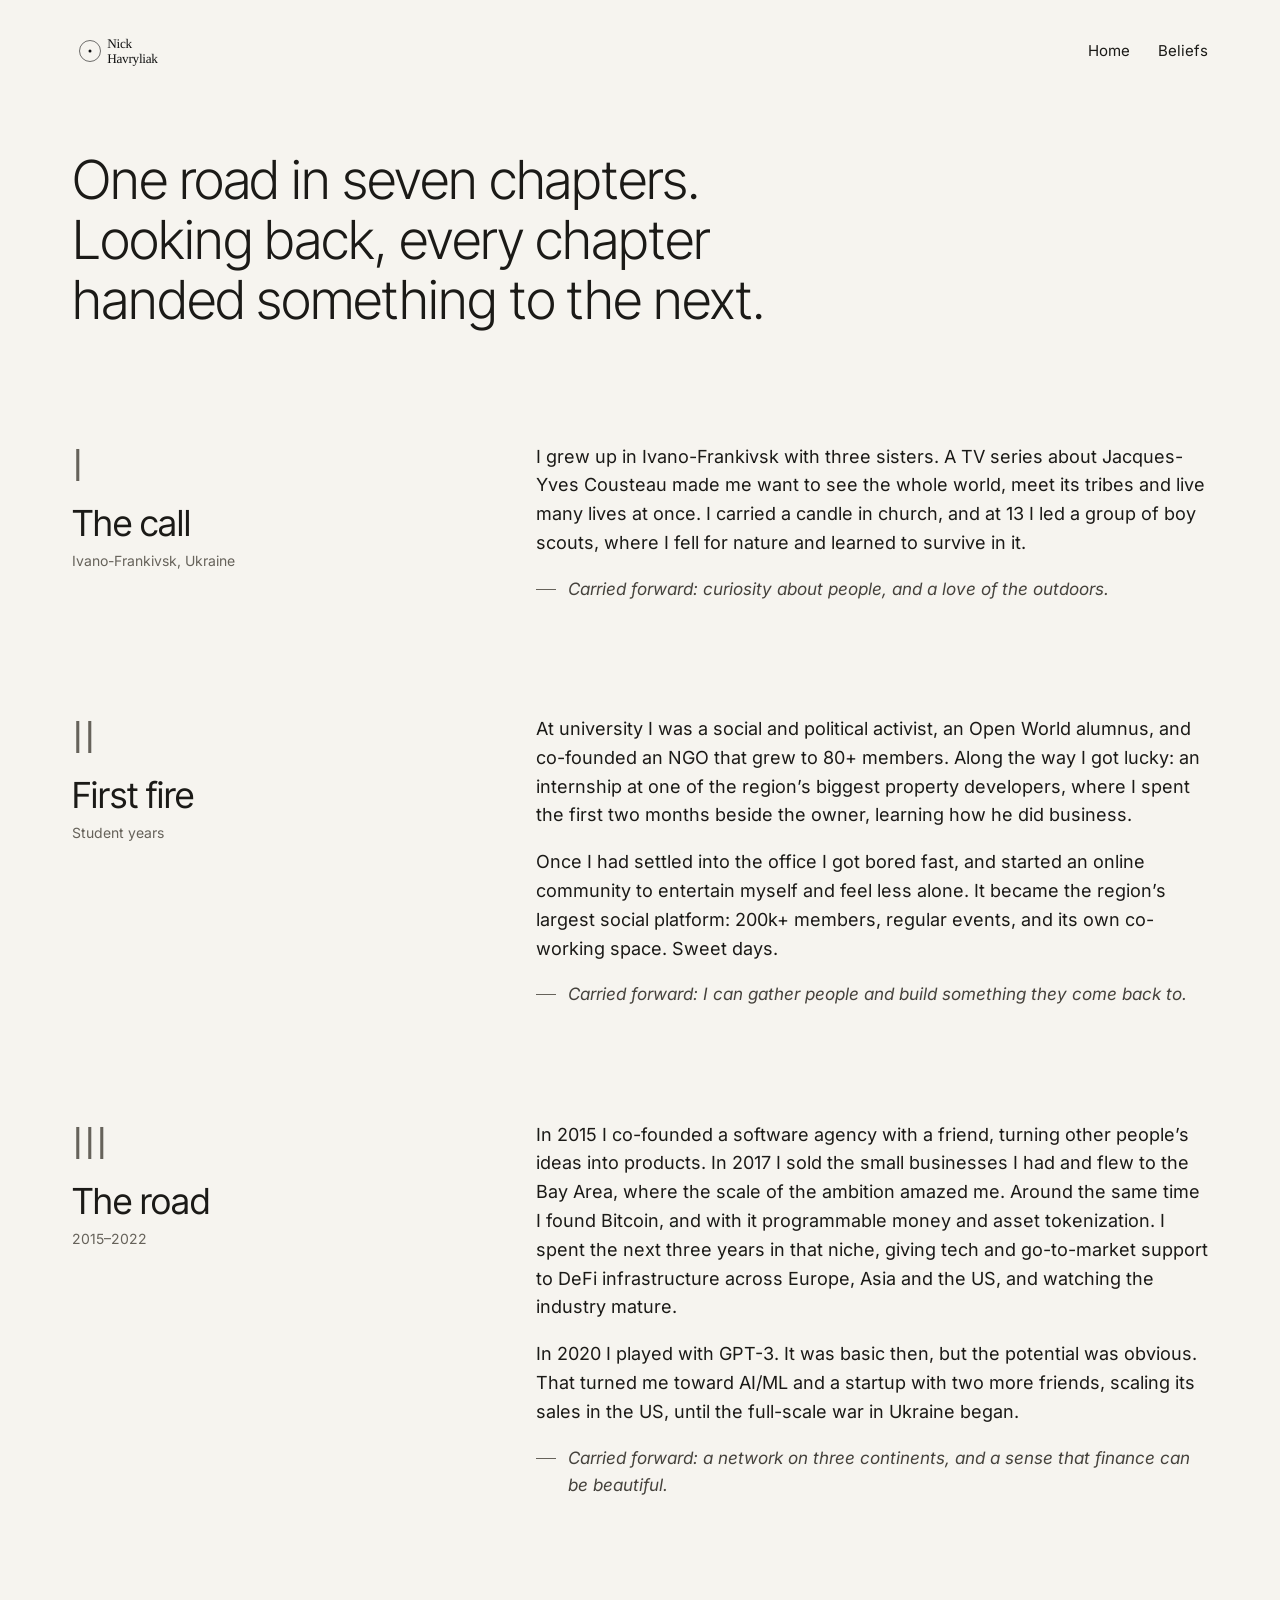
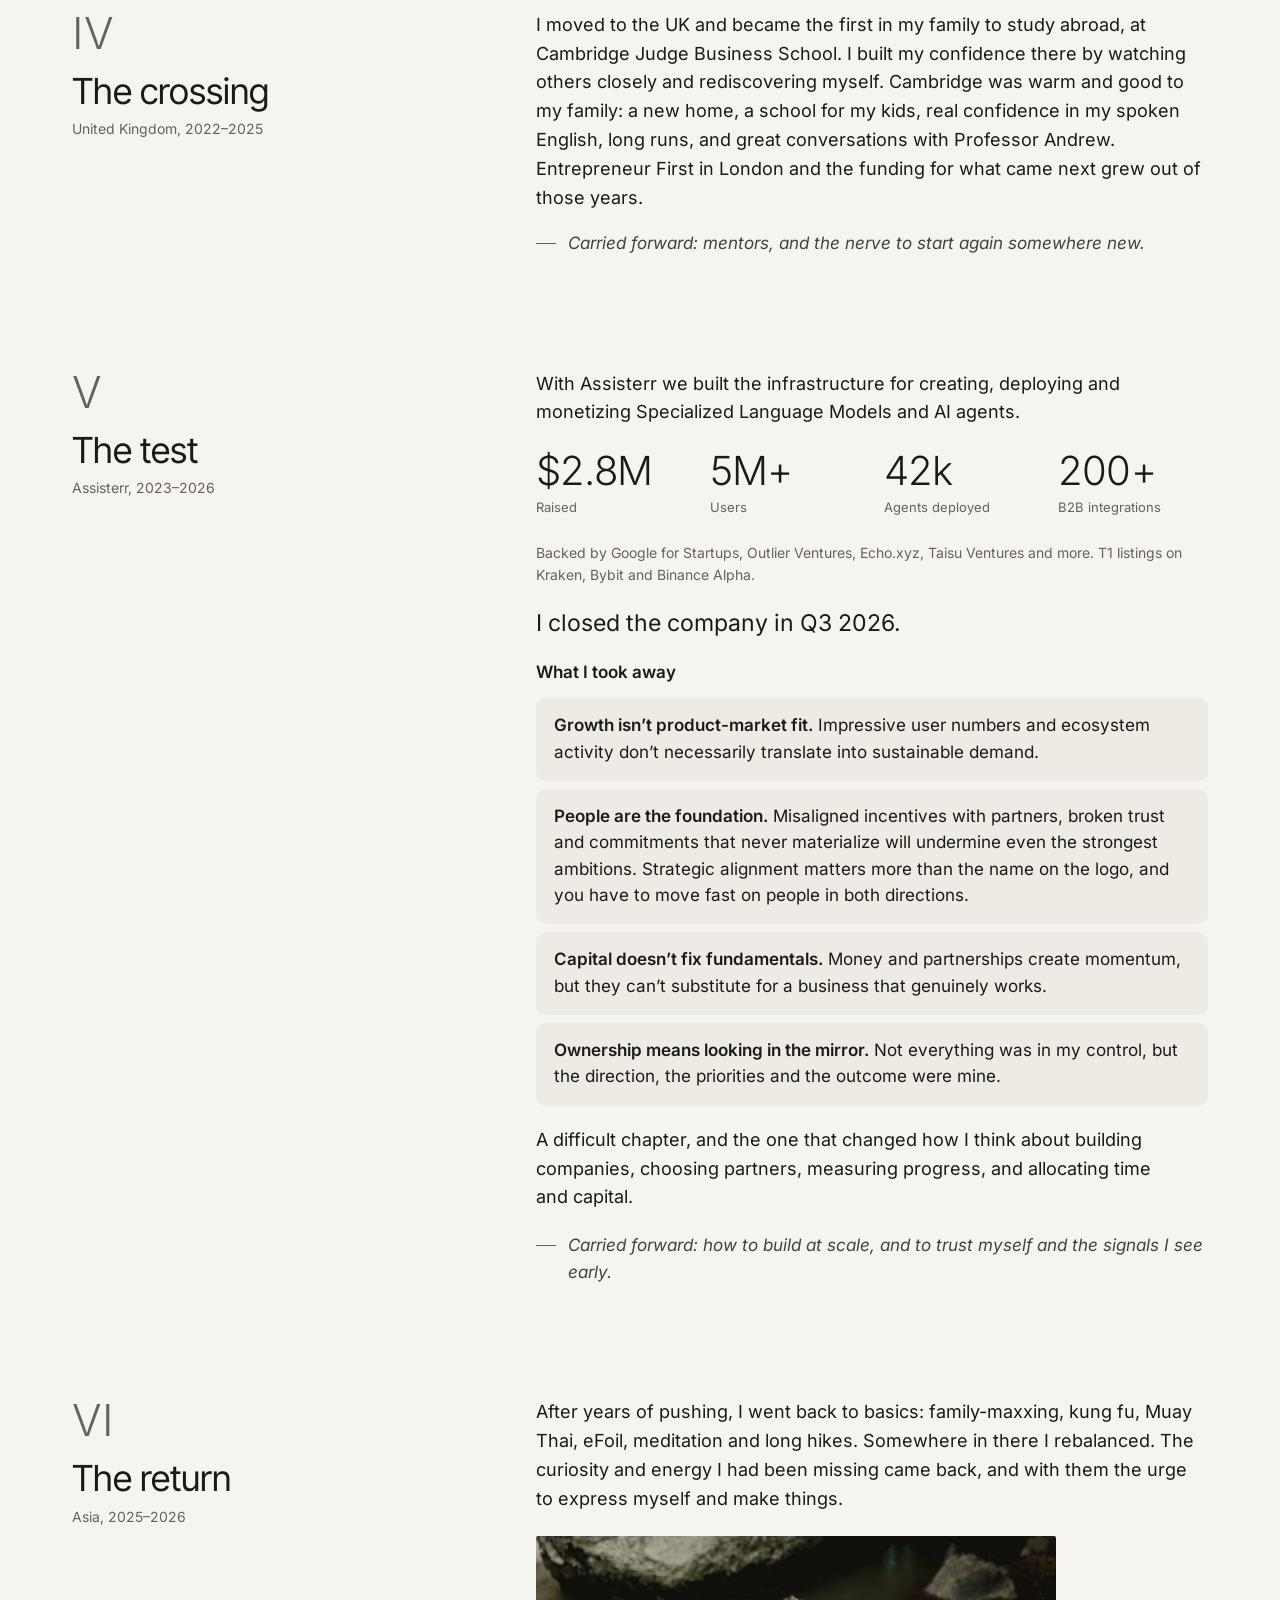
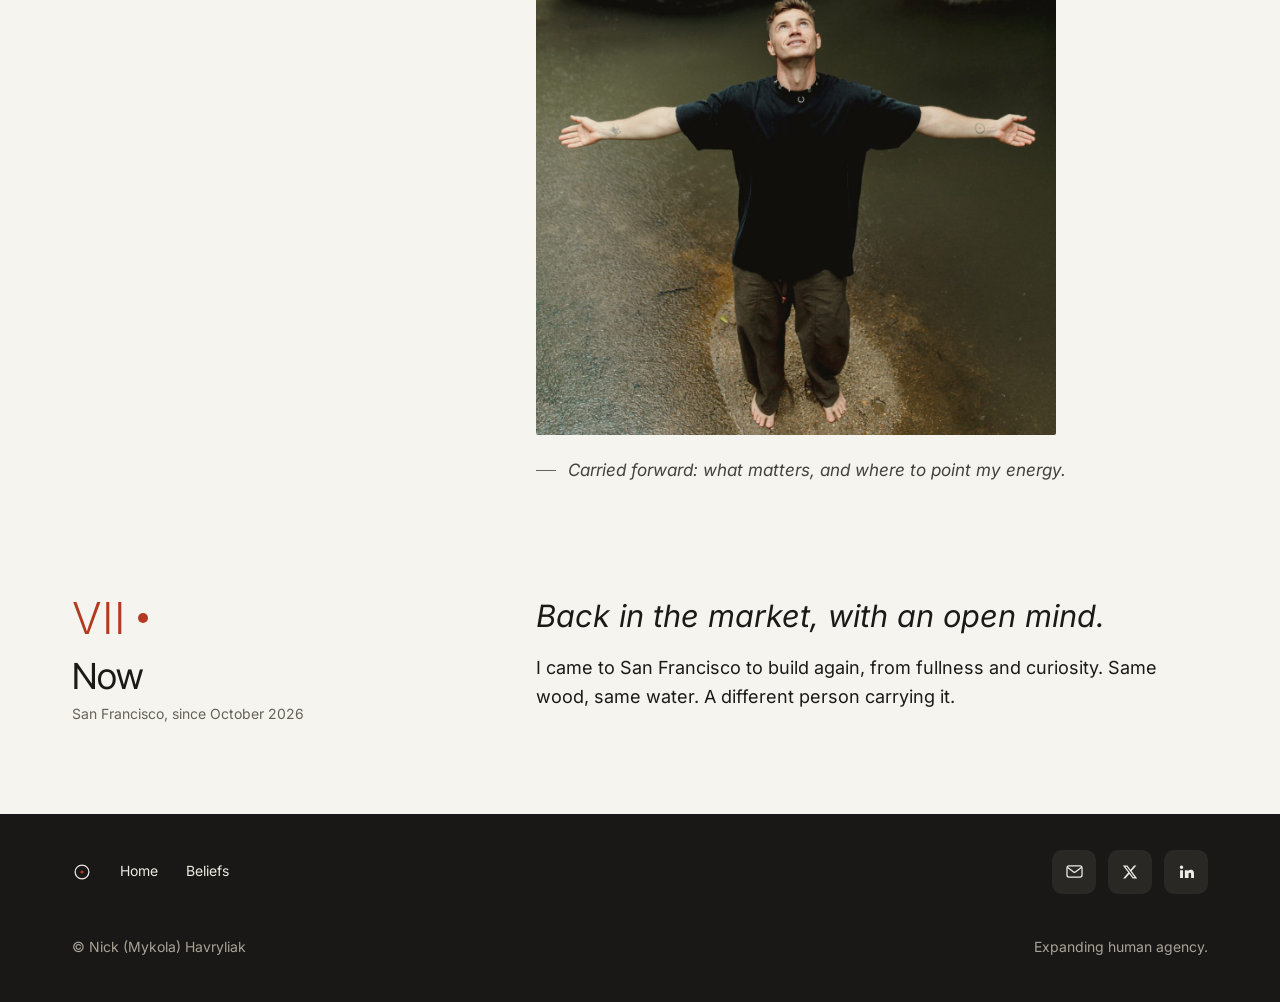
<file: story.html>
<!doctype html>
<html lang="en">
<head>
<meta charset="utf-8">
<meta name="viewport" content="width=device-width, initial-scale=1">
<title>My story — Nick Havryliak</title>
<meta name="description" content="One road in seven chapters: Ivano-Frankivsk, Cambridge, Assisterr, Asia, San Francisco.">
<link rel="icon" href="favicon.svg" type="image/svg+xml">
<meta property="og:type" content="website">
<meta property="og:site_name" content="Nick Havryliak">
<meta property="og:title" content="My story — Nick Havryliak">
<meta property="og:description" content="One road in seven chapters: Ivano-Frankivsk, Cambridge, Assisterr, Asia, San Francisco.">
<meta property="og:url" content="https://havryliak.com/story.html">
<meta property="og:image" content="https://havryliak.com/assets/social-preview.jpg">
<meta property="og:image:width" content="1200">
<meta property="og:image:height" content="630">
<meta property="og:image:alt" content="Nick Havryliak — Entrepreneurship is my art. I build to express what I see.">
<meta name="twitter:card" content="summary_large_image">
<meta name="twitter:site" content="@nick_havryliak">
<meta name="twitter:creator" content="@nick_havryliak">
<link rel="canonical" href="https://havryliak.com/story.html">
<link rel="stylesheet" href="assets/fonts/fonts.css">
<style>
h1,h2,h3{font-family:var(--display);font-optical-sizing:auto}
body{margin:0;background:#F6F4EF}
a{color:#1B1A17;text-decoration-thickness:1px;text-underline-offset:0.2em}
a:hover{color:#9C3220}
a:focus-visible{outline:2px solid #D1502F;outline-offset:3px}
::selection{background:#1B1A17;color:#F6F4EF}
@media (prefers-reduced-motion: no-preference){html{scroll-behavior:smooth}}
.skip{position:absolute;left:-9999px;top:16px}
.skip:focus{left:16px;z-index:10;background:#1B1A17;color:#F6F4EF;padding:12px 18px;min-height:44px;box-sizing:border-box;display:flex;align-items:center;border-radius:10px}
</style>
<script type="application/ld+json">
{
 "@context": "https://schema.org",
 "@type": "AboutPage",
 "name": "My story — Nick Havryliak",
 "url": "https://havryliak.com/story.html",
 "inLanguage": "en",
 "about": {
  "@type": "Person",
  "name": "Nick Havryliak",
  "url": "https://havryliak.com"
 },
 "isPartOf": {
  "@type": "WebSite",
  "url": "https://havryliak.com"
 }
}
</script>
<!-- PostHog: visits, sources, country and city, clicks. Memory-only persistence: no cookies or storage, so no consent banner; returning visitors are not recognised. -->
<script>
!function(t,e){var o,n,p,r;e.__SV||(window.posthog && window.posthog.__loaded)||(window.posthog=e,e._i=[],e.init=function(i,s,a){function g(t,e){var o=e.split(".");2==o.length&&(t=t[o[0]],e=o[1]),t[e]=function(){t.push([e].concat(Array.prototype.slice.call(arguments,0)))}}p||((p=t.createElement("script")).type="text/javascript",p.crossOrigin="anonymous",p.async=!0,p.src=s.api_host.replace(".i.posthog.com","-assets.i.posthog.com")+"/static/array.js",p.onerror=function(){p=null},(r=t.getElementsByTagName("script")[0]).parentNode.insertBefore(p,r));var u=e;for(void 0!==a?u=e[a]=[]:a="posthog",u.people=u.people||[],Object.defineProperty(u,"toString",{configurable:!0,enumerable:!0,writable:!0,value:function(t){var e="posthog";return"posthog"!==a&&(e+="."+a),t||(e+=" (stub)"),e}}),Object.defineProperty(u.people,"toString",{configurable:!0,enumerable:!0,writable:!0,value:function(){return u.toString(1)+".people (stub)"}}),o="Eh Rh Ph Oh Dh qh init yd bd dd fd Sd wc md xd ad Ed Ad Rd Pd Od Fd capture getExtension gr pd gd calculateEventProperties Dd register register_once register_for_session unregister unregister_for_session zd hd jd getFeatureFlag getFeatureFlagPayload getFeatureFlagResult getAllFeatureFlags isFeatureEnabled reloadFeatureFlags updateFlags updateEarlyAccessFeatureEnrollment getEarlyAccessFeatures on onFeatureFlags onSurveysLoaded onSessionId getSurveys getActiveMatchingSurveys onActiveMatchingSurveysChanged renderSurvey displaySurvey cancelPendingSurvey canRenderSurvey canRenderSurveyAsync Hd identify setPersonProperties unsetPersonProperties group resetGroups setPersonPropertiesForFlags resetPersonPropertiesForFlags setGroupPropertiesForFlags resetGroupPropertiesForFlags reset Ud shutdown setIdentity clearIdentity get_distinct_id getGroups get_session_id get_session_replay_url alias set_config startSessionRecording stopSessionRecording sessionRecordingStarted captureException addExceptionStep captureLog startExceptionAutocapture stopExceptionAutocapture loadToolbar get_property getSessionProperty qd Td createPersonProfile setInternalOrTestUser Bd Uh zh opt_in_capturing opt_out_capturing Hh has_opted_in_capturing has_opted_out_capturing get_explicit_consent_status is_capturing clear_opt_in_out_capturing $d debug kc Ds getPageViewId captureTraceFeedback captureTraceMetric rd".split(" "),n=0;n<o.length;n++)g(u,o[n]);e._i.push([i,s,a])},e.__SV=1)}(document,window.posthog||[]);
/* own visits: open havryliak.com/?notrack=1 once per browser to stop counting it, ?notrack=0 to count it again */
var hvTrack = (function () { try { var q = new URLSearchParams(location.search).get('notrack'); if (q === '1') localStorage.setItem('hv_notrack', '1'); if (q === '0') localStorage.removeItem('hv_notrack'); return !localStorage.getItem('hv_notrack'); } catch (e) { return true; } })();
if (hvTrack && /(^|\.)havryliak\.com$/.test(location.hostname)) posthog.init('phc_te9EsQKtz43SREwrRaEGBYHnop6iab5V8585Zme5MiqG', {
  api_host: 'https://us.i.posthog.com',
  defaults: '2026-05-30',
  person_profiles: 'identified_only',
  persistence: 'memory',
  disable_session_recording: true
})
</script>
</head>
<body>
<div style="background: #F6F4EF; color: #1B1A17; font-family: var(--text); font-size: 18px; line-height: 1.6; container-type: inline-size; position: relative">

  <a href="#main" class="skip" style="font-family: var(--ui); font-size: 15px">Skip to content</a>

  <header style="max-width: 1200px; margin: 0 auto; padding: 24px 32px; box-sizing: border-box; display: flex; flex-wrap: wrap; align-items: center; justify-content: space-between; gap: 8px 32px">
    <a href="index.html" style="display: flex; align-items: center; min-height: 48px">
      <img width="980" height="360" decoding="async" src="assets/logo-nick-havryliak.svg" alt="Nick Havryliak, home" style="height: 54px; width: auto; display: block">
    </a>
    <nav aria-label="Main" style="display: flex; flex-wrap: wrap; align-items: center; gap: 4px 28px; font-family: var(--ui); font-size: 15px">
      <a href="index.html" style="display: flex; align-items: center; min-height: 44px; text-decoration: none">Home</a>
      <a href="beliefs.html" style="display: flex; align-items: center; min-height: 44px; text-decoration: none">Beliefs</a>
    </nav>
  </header>

  <main id="main">

    <!-- OPENER -->
    <section id="top">
      <div style="max-width: 1200px; margin: 0 auto; padding: 48px 32px 64px; box-sizing: border-box; display: flex; flex-direction: column; gap: 26px">
        <h1 style="margin: 0; max-width: 24ch; font-weight: 300; font-size: clamp(2.25rem, 4.2cqi, 3.5rem); line-height: 1.12; letter-spacing: -0.02em; text-wrap: pretty">One road in seven chapters. Looking back, every chapter handed something to the next.</h1>
      </div>
    </section>

    <!-- I -->
    <article id="ch1">
      <div style="max-width: 1200px; margin: 0 auto; padding: 48px 32px 56px; box-sizing: border-box; display: flex; flex-wrap: wrap; gap: 20px 72px">
        <div style="flex: 1 1 260px; min-width: 0; display: flex; flex-direction: column; gap: 6px">
          <p style="margin: 0; font-size: 44px; font-weight: 300; line-height: 1; color: #66625A">I</p>
          <h2 style="margin: 10px 0 0; font-weight: 400; font-size: clamp(1.75rem, 2.8cqi, 2.25rem); line-height: 1.15">The call</h2>
          <p style="margin: 0; font-family: var(--ui); font-size: 14px; color: #66625A">Ivano-Frankivsk, Ukraine</p>
        </div>
        <div style="flex: 999 1 560px; min-width: 0; max-width: 42rem; display: flex; flex-direction: column; gap: 18px">
          <p style="margin: 0; text-wrap: pretty">I grew up in Ivano-Frankivsk with three sisters. A TV series about Jacques-Yves Cousteau made me want to see the whole world, meet its tribes and live many lives at once. I carried a candle in church, and at 13 I led a group of boy scouts, where I fell for nature and learned to survive in it.</p>
          <p style="margin: 0; display: flex; align-items: baseline; gap: 12px; font-size: 17px; font-style: italic; color: #45423C"><span aria-hidden="true" style="flex: none; display: block; width: 20px; height: 1px; background: #66625A; transform: translateY(-5px)"></span>Carried forward: curiosity about people, and a love of the outdoors.</p>
        </div>
      </div>
    </article>

    <!-- II -->
    <article id="ch2">
      <div style="max-width: 1200px; margin: 0 auto; padding: 56px 32px; box-sizing: border-box; display: flex; flex-wrap: wrap; gap: 20px 72px">
        <div style="flex: 1 1 260px; min-width: 0; display: flex; flex-direction: column; gap: 6px">
          <p style="margin: 0; font-size: 44px; font-weight: 300; line-height: 1; color: #66625A">II</p>
          <h2 style="margin: 10px 0 0; font-weight: 400; font-size: clamp(1.75rem, 2.8cqi, 2.25rem); line-height: 1.15">First fire</h2>
          <p style="margin: 0; font-family: var(--ui); font-size: 14px; color: #66625A">Student years</p>
        </div>
        <div style="flex: 999 1 560px; min-width: 0; max-width: 42rem; display: flex; flex-direction: column; gap: 18px">
          <p style="margin: 0; text-wrap: pretty">At university I was a social and political activist, an Open World alumnus, and co-founded an NGO that grew to 80+ members. Along the way I got lucky: an internship at one of the region’s biggest property developers, where I spent the first two months beside the owner, learning how he did business.</p>
          <p style="margin: 0; text-wrap: pretty">Once I had settled into the office I got bored fast, and started an online community to entertain myself and feel less alone. It became the region’s largest social platform: 200k+ members, regular events, and its own co-working space. Sweet days.</p>
          <p style="margin: 0; display: flex; align-items: baseline; gap: 12px; font-size: 17px; font-style: italic; color: #45423C"><span aria-hidden="true" style="flex: none; display: block; width: 20px; height: 1px; background: #66625A; transform: translateY(-5px)"></span>Carried forward: I can gather people and build something they come back to.</p>
        </div>
      </div>
    </article>

    <!-- III -->
    <article id="ch3">
      <div style="max-width: 1200px; margin: 0 auto; padding: 56px 32px; box-sizing: border-box; display: flex; flex-wrap: wrap; gap: 20px 72px">
        <div style="flex: 1 1 260px; min-width: 0; display: flex; flex-direction: column; gap: 6px">
          <p style="margin: 0; font-size: 44px; font-weight: 300; line-height: 1; color: #66625A">III</p>
          <h2 style="margin: 10px 0 0; font-weight: 400; font-size: clamp(1.75rem, 2.8cqi, 2.25rem); line-height: 1.15">The road</h2>
          <p style="margin: 0; font-family: var(--ui); font-size: 14px; color: #66625A">2015–2022</p>
        </div>
        <div style="flex: 999 1 560px; min-width: 0; max-width: 42rem; display: flex; flex-direction: column; gap: 18px">
          <p style="margin: 0; text-wrap: pretty">In 2015 I co-founded a software agency with a friend, turning other people’s ideas into products. In 2017 I sold the small businesses I had and flew to the Bay Area, where the scale of the ambition amazed me. Around the same time I found Bitcoin, and with it programmable money and asset tokenization. I spent the next three years in that niche, giving tech and go-to-market support to DeFi infrastructure across Europe, Asia and the US, and watching the industry mature.</p>
          <p style="margin: 0; text-wrap: pretty">In 2020 I played with GPT-3. It was basic then, but the potential was obvious. That turned me toward AI/ML and a startup with two more friends, scaling its sales in the US, until the full-scale war in Ukraine began.</p>
          <p style="margin: 0; display: flex; align-items: baseline; gap: 12px; font-size: 17px; font-style: italic; color: #45423C"><span aria-hidden="true" style="flex: none; display: block; width: 20px; height: 1px; background: #66625A; transform: translateY(-5px)"></span>Carried forward: a network on three continents, and a sense that finance can be beautiful.</p>
        </div>
      </div>
    </article>

    <!-- IV -->
    <article id="ch4">
      <div style="max-width: 1200px; margin: 0 auto; padding: 56px 32px; box-sizing: border-box; display: flex; flex-wrap: wrap; gap: 20px 72px">
        <div style="flex: 1 1 260px; min-width: 0; display: flex; flex-direction: column; gap: 6px">
          <p style="margin: 0; font-size: 44px; font-weight: 300; line-height: 1; color: #66625A">IV</p>
          <h2 style="margin: 10px 0 0; font-weight: 400; font-size: clamp(1.75rem, 2.8cqi, 2.25rem); line-height: 1.15">The crossing</h2>
          <p style="margin: 0; font-family: var(--ui); font-size: 14px; color: #66625A">United Kingdom, 2022–2025</p>
        </div>
        <div style="flex: 999 1 560px; min-width: 0; max-width: 42rem; display: flex; flex-direction: column; gap: 18px">
          <p style="margin: 0; text-wrap: pretty">I moved to the UK and became the first in my family to study abroad, at Cambridge Judge Business School. I built my confidence there by watching others closely and rediscovering myself. Cambridge was warm and good to my family: a new home, a school for my kids, real confidence in my spoken English, long runs, and great conversations with Professor Andrew. Entrepreneur First in London and the funding for what came next grew out of those years.</p>
          <p style="margin: 0; display: flex; align-items: baseline; gap: 12px; font-size: 17px; font-style: italic; color: #45423C"><span aria-hidden="true" style="flex: none; display: block; width: 20px; height: 1px; background: #66625A; transform: translateY(-5px)"></span>Carried forward: mentors, and the nerve to start again somewhere new.</p>
        </div>
      </div>
    </article>

    <!-- V -->
    <article id="ch5">
      <div style="max-width: 1200px; margin: 0 auto; padding: 56px 32px; box-sizing: border-box; display: flex; flex-wrap: wrap; gap: 20px 72px">
        <div style="flex: 1 1 260px; min-width: 0; display: flex; flex-direction: column; gap: 6px">
          <p style="margin: 0; font-size: 44px; font-weight: 300; line-height: 1; color: #66625A">V</p>
          <h2 style="margin: 10px 0 0; font-weight: 400; font-size: clamp(1.75rem, 2.8cqi, 2.25rem); line-height: 1.15">The test</h2>
          <p style="margin: 0; font-family: var(--ui); font-size: 14px; color: #66625A">Assisterr, 2023–2026</p>
        </div>
        <div style="flex: 999 1 560px; min-width: 0; max-width: 42rem; display: flex; flex-direction: column; gap: 20px">
          <p style="margin: 0; text-wrap: pretty">With Assisterr we built the infrastructure for creating, deploying and monetizing Specialized Language Models and AI agents.</p>
          <dl style="margin: 4px 0; display: grid; grid-template-columns: repeat(auto-fit, minmax(min(130px, 100%), 1fr)); gap: 20px 24px">
            <div style="display: flex; flex-direction: column-reverse; gap: 6px; padding-top: 0">
              <dt style="font-family: var(--ui); font-size: 13px; color: #66625A">Raised</dt>
              <dd style="margin: 0; font-size: 40px; font-weight: 300; line-height: 1; letter-spacing: -0.02em; font-variant-numeric: lining-nums">$2.8M</dd>
            </div>
            <div style="display: flex; flex-direction: column-reverse; gap: 6px; padding-top: 0">
              <dt style="font-family: var(--ui); font-size: 13px; color: #66625A">Users</dt>
              <dd style="margin: 0; font-size: 40px; font-weight: 300; line-height: 1; letter-spacing: -0.02em; font-variant-numeric: lining-nums">5M+</dd>
            </div>
            <div style="display: flex; flex-direction: column-reverse; gap: 6px; padding-top: 0">
              <dt style="font-family: var(--ui); font-size: 13px; color: #66625A">Agents deployed</dt>
              <dd style="margin: 0; font-size: 40px; font-weight: 300; line-height: 1; letter-spacing: -0.02em; font-variant-numeric: lining-nums">42k</dd>
            </div>
            <div style="display: flex; flex-direction: column-reverse; gap: 6px; padding-top: 0">
              <dt style="font-family: var(--ui); font-size: 13px; color: #66625A">B2B integrations</dt>
              <dd style="margin: 0; font-size: 40px; font-weight: 300; line-height: 1; letter-spacing: -0.02em; font-variant-numeric: lining-nums">200+</dd>
            </div>
          </dl>
          <p style="margin: 0; font-family: var(--ui); font-size: 14px; line-height: 1.6; color: #66625A; text-wrap: pretty">Backed by Google for Startups, Outlier Ventures, Echo.xyz, Taisu Ventures and more. T1 listings on Kraken, Bybit and Binance Alpha.</p>
          <p style="margin: 0; font-size: clamp(1.25rem, 1.8cqi, 1.5rem); line-height: 1.4; text-wrap: pretty">I closed the company in Q3 2026.</p>
          <div style="display: flex; flex-direction: column; gap: 12px">
            <p style="margin: 0; font-family: var(--ui); font-size: 17px; font-weight: 600; color: #1B1A17">What I took away</p>
            <ul style="margin: 0; padding: 0; list-style: none; display: flex; flex-direction: column; gap: 8px">
            <li style="background: #EEEBE4; border-radius: 10px; padding: 14px 18px 16px">
              <p style="margin: 0; font-size: 17px; line-height: 1.55; text-wrap: pretty"><strong style="font-weight: 600">Growth isn’t product-market fit.</strong> Impressive user numbers and ecosystem activity don’t necessarily translate into sustainable demand.</p>
            </li>
            <li style="background: #EEEBE4; border-radius: 10px; padding: 14px 18px 16px">
              <p style="margin: 0; font-size: 17px; line-height: 1.55; text-wrap: pretty"><strong style="font-weight: 600">People are the foundation.</strong> Misaligned incentives with partners, broken trust and commitments that never materialize will undermine even the strongest ambitions. Strategic alignment matters more than the name on the logo, and you have to move fast on people in both directions.</p>
            </li>
            <li style="background: #EEEBE4; border-radius: 10px; padding: 14px 18px 16px">
              <p style="margin: 0; font-size: 17px; line-height: 1.55; text-wrap: pretty"><strong style="font-weight: 600">Capital doesn’t fix fundamentals.</strong> Money and partnerships create momentum, but they can’t substitute for a business that genuinely works.</p>
            </li>
            <li style="background: #EEEBE4; border-radius: 10px; padding: 14px 18px 16px">
              <p style="margin: 0; font-size: 17px; line-height: 1.55; text-wrap: pretty"><strong style="font-weight: 600">Ownership means looking in the mirror.</strong> Not everything was in my control, but the direction, the priorities and the outcome were mine.</p>
            </li>
            </ul>
          </div>
          <p style="margin: 0; text-wrap: pretty">A difficult chapter, and the one that changed how I think about building companies, choosing partners, measuring progress, and allocating time and capital.</p>
          <p style="margin: 0; display: flex; align-items: baseline; gap: 12px; font-size: 17px; font-style: italic; color: #45423C"><span aria-hidden="true" style="flex: none; display: block; width: 20px; height: 1px; background: #66625A; transform: translateY(-5px)"></span>Carried forward: how to build at scale, and to trust myself and the signals I see early.</p>
        </div>
      </div>
    </article>

    <!-- VI -->
    <article id="ch6">
      <div style="max-width: 1200px; margin: 0 auto; padding: 56px 32px; box-sizing: border-box; display: flex; flex-wrap: wrap; gap: 20px 72px">
        <div style="flex: 1 1 260px; min-width: 0; display: flex; flex-direction: column; gap: 6px">
          <p style="margin: 0; font-size: 44px; font-weight: 300; line-height: 1; color: #66625A">VI</p>
          <h2 style="margin: 10px 0 0; font-weight: 400; font-size: clamp(1.75rem, 2.8cqi, 2.25rem); line-height: 1.15">The return</h2>
          <p style="margin: 0; font-family: var(--ui); font-size: 14px; color: #66625A">Asia, 2025–2026</p>
        </div>
        <div style="flex: 999 1 560px; min-width: 0; max-width: 42rem; display: flex; flex-direction: column; gap: 22px">
          <p style="margin: 0; text-wrap: pretty">After years of pushing, I went back to basics: family-maxxing, kung fu, Muay Thai, eFoil, meditation and long hikes. Somewhere in there I rebalanced. The curiosity and energy I had been missing came back, and with them the urge to express myself and make things.</p>
          <img loading="lazy" width="1200" height="1150" decoding="async" src="assets/stream.jpg" alt="Nick standing barefoot in a jungle stream, arms wide, looking up" style="width: 100%; max-width: 520px; height: auto; aspect-ratio: 25 / 24; object-fit: cover; display: block; border-radius: 2px">
          <p style="margin: 0; display: flex; align-items: baseline; gap: 12px; font-size: 17px; font-style: italic; color: #45423C"><span aria-hidden="true" style="flex: none; display: block; width: 20px; height: 1px; background: #66625A; transform: translateY(-5px)"></span>Carried forward: what matters, and where to point my energy.</p>
        </div>
      </div>
    </article>

    <!-- VII -->
    <article id="ch7">
      <div style="max-width: 1200px; margin: 0 auto; padding: 56px 32px 88px; box-sizing: border-box; display: flex; flex-wrap: wrap; gap: 20px 72px">
        <div style="flex: 1 1 260px; min-width: 0; display: flex; flex-direction: column; gap: 6px">
          <p style="margin: 0; display: flex; align-items: center; gap: 12px; font-size: 44px; font-weight: 300; line-height: 1; color: #B33A22">VII<span aria-hidden="true" style="display: block; width: 10px; height: 10px; border-radius: 50%; background: #B33A22"></span></p>
          <h2 style="margin: 10px 0 0; font-weight: 400; font-size: clamp(1.75rem, 2.8cqi, 2.25rem); line-height: 1.15">Now</h2>
          <p style="margin: 0; font-family: var(--ui); font-size: 14px; color: #66625A">San Francisco, since October 2026</p>
        </div>
        <div style="flex: 999 1 560px; min-width: 0; max-width: 42rem; display: flex; flex-direction: column; gap: 18px">
          <p style="margin: 0; font-style: italic; font-size: clamp(1.5rem, 2.4cqi, 2rem); line-height: 1.3">Back in the market, with an open mind.</p>
          <p style="margin: 0; text-wrap: pretty">I came to San Francisco to build again, from fullness and curiosity. Same wood, same water. A different person carrying it.</p>
        </div>
      </div>
    </article>


  </main>

  <footer style="background: #191816">
    <div style="max-width: 1200px; margin: 0 auto; padding: 36px 32px 44px; box-sizing: border-box; display: flex; flex-direction: column; gap: 22px; font-family: var(--ui); font-size: 14px; color: #A8A397">
      <div style="display: flex; flex-wrap: wrap; align-items: center; justify-content: space-between; gap: 16px 32px">
        <nav aria-label="Footer" style="display: flex; flex-wrap: wrap; align-items: center; gap: 0 28px">
          <span style="display: flex; align-items: center; min-height: 44px"><svg width="20" height="20" viewBox="0 0 32 32" aria-hidden="true"><circle cx="16" cy="16" r="11" fill="none" stroke="#EEEBE4" stroke-width="2"></circle><circle cx="16" cy="16" r="2.5" fill="#B33A22"></circle></svg></span>
          <a href="index.html" style="display: flex; align-items: center; min-height: 44px; color: #EEEBE4; text-decoration: none">Home</a>
          <a href="beliefs.html" style="display: flex; align-items: center; min-height: 44px; color: #EEEBE4; text-decoration: none">Beliefs</a>
        </nav>
        <ul style="margin: 0; padding: 0; list-style: none; display: flex; flex-wrap: wrap; gap: 12px">
          <li><a href="mailto:nick.havryliak@gmail.com" title="Email" style="display: inline-flex; align-items: center; justify-content: center; width: 44px; height: 44px; background: #2A2824; border-radius: 10px; color: #EEEBE4; position: relative"><span style="position: absolute; width: 1px; height: 1px; overflow: hidden; clip-path: inset(50%)">Email</span><svg width="19" height="19" viewBox="0 0 24 24" fill="none" aria-hidden="true"><rect x="2.5" y="5" width="19" height="14" rx="2.5" stroke="currentColor" stroke-width="1.6"></rect><path d="m3.5 7 7.3 5.5a2 2 0 0 0 2.4 0L20.5 7" stroke="currentColor" stroke-width="1.6" stroke-linecap="round"></path></svg></a></li>
          <li><a href="https://x.com/nick_havryliak" target="_blank" rel="noopener noreferrer" title="X" style="display: inline-flex; align-items: center; justify-content: center; width: 44px; height: 44px; background: #2A2824; border-radius: 10px; color: #EEEBE4; position: relative"><span style="position: absolute; width: 1px; height: 1px; overflow: hidden; clip-path: inset(50%)">X</span><svg width="16" height="16" viewBox="0 0 24 24" fill="currentColor" aria-hidden="true"><path d="M18.244 2.25h3.308l-7.227 8.26 8.502 11.24H16.17l-5.214-6.817L4.99 21.75H1.68l7.73-8.835L1.254 2.25H8.08l4.713 6.231 5.45-6.231Zm-1.161 17.52h1.833L7.084 4.126H5.117L17.083 19.77Z"></path></svg></a></li>
          <li><a href="https://www.linkedin.com/in/havryliak/" target="_blank" rel="noopener noreferrer" title="LinkedIn" style="display: inline-flex; align-items: center; justify-content: center; width: 44px; height: 44px; background: #2A2824; border-radius: 10px; color: #EEEBE4; position: relative"><span style="position: absolute; width: 1px; height: 1px; overflow: hidden; clip-path: inset(50%)">LinkedIn</span><svg width="17" height="17" viewBox="0 0 24 24" fill="currentColor" aria-hidden="true"><path d="M4.98 3.5a2.5 2.5 0 1 1 0 5 2.5 2.5 0 0 1 0-5ZM2.9 10.2h4.16v10.9H2.9V10.2Zm6.77 0h3.99v1.49h.06c.56-1 1.9-2.06 3.92-2.06 4.19 0 4.96 2.63 4.96 6.05v5.42h-4.14v-4.8c0-1.15-.02-2.62-1.65-2.62-1.65 0-1.9 1.25-1.9 2.54v4.88H9.67V10.2Z"></path></svg></a></li>
        </ul>
      </div>
      <div style="display: flex; flex-wrap: wrap; align-items: baseline; justify-content: space-between; gap: 8px 32px; padding-top: 20px; border-top: 0">
        <span>© Nick (Mykola) Havryliak</span>
        <span>Expanding human agency.</span>
      </div>
    </div>
  </footer>

</div>
</body>
</html>
</file>
<file: assets/fonts/fonts.css>
/* Self-hosted variable fonts (Fontsource 5.3.0, OFL-1.1), latin subset. */
@font-face{font-family:"Inter Variable";font-style:normal;font-display:swap;font-weight:100 900;src:url(inter-latin-wght-normal.woff2) format("woff2-variations")}
@font-face{font-family:"Inter Variable";font-style:italic;font-display:swap;font-weight:100 900;src:url(inter-latin-wght-italic.woff2) format("woff2-variations")}
@font-face{font-family:"Inter Tight Variable";font-style:normal;font-display:swap;font-weight:100 900;src:url(inter-tight-latin-wght-normal.woff2) format("woff2-variations")}
@font-face{font-family:"Inter Tight Variable";font-style:italic;font-display:swap;font-weight:100 900;src:url(inter-tight-latin-wght-italic.woff2) format("woff2-variations")}

/* Inter Tight for headings, Inter for text and UI */
:root{--display:"Inter Tight Variable","Inter Variable",sans-serif;--text:"Inter Variable",sans-serif;--ui:"Inter Variable",sans-serif}
</file>
